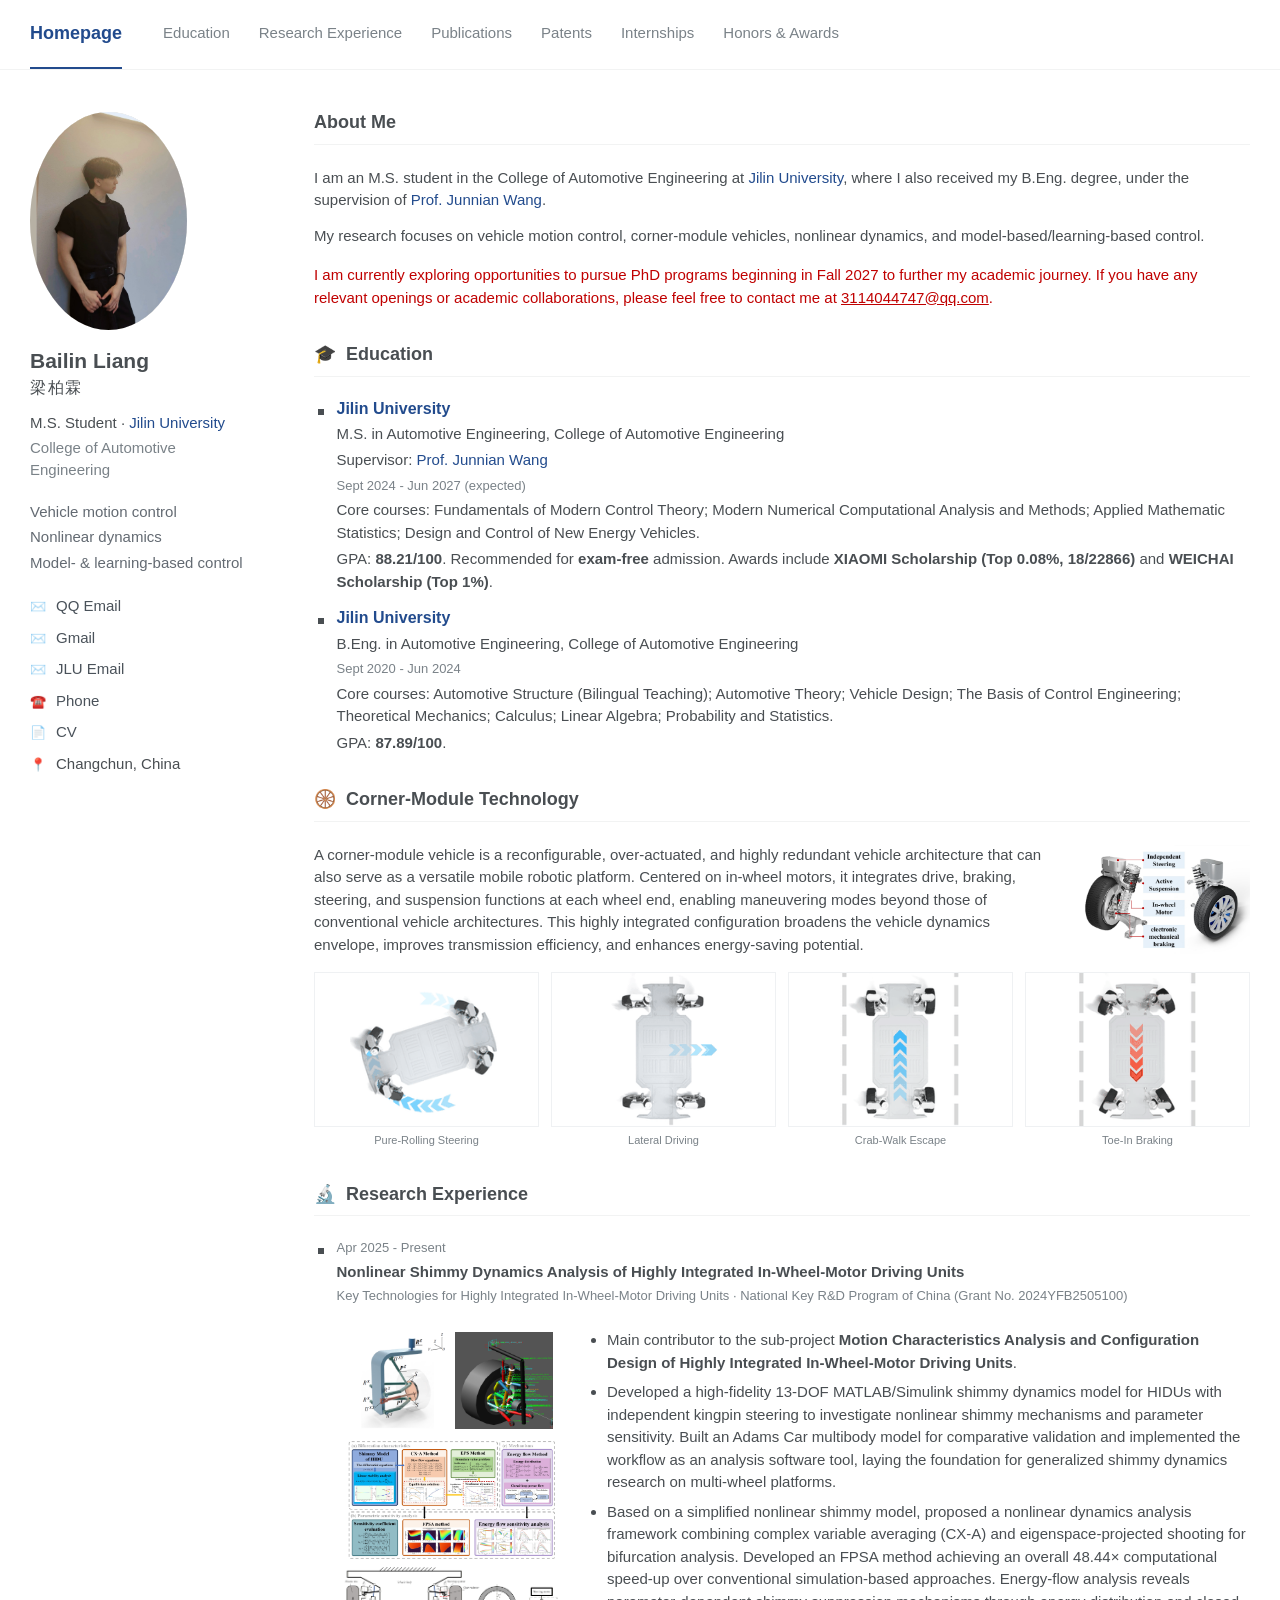
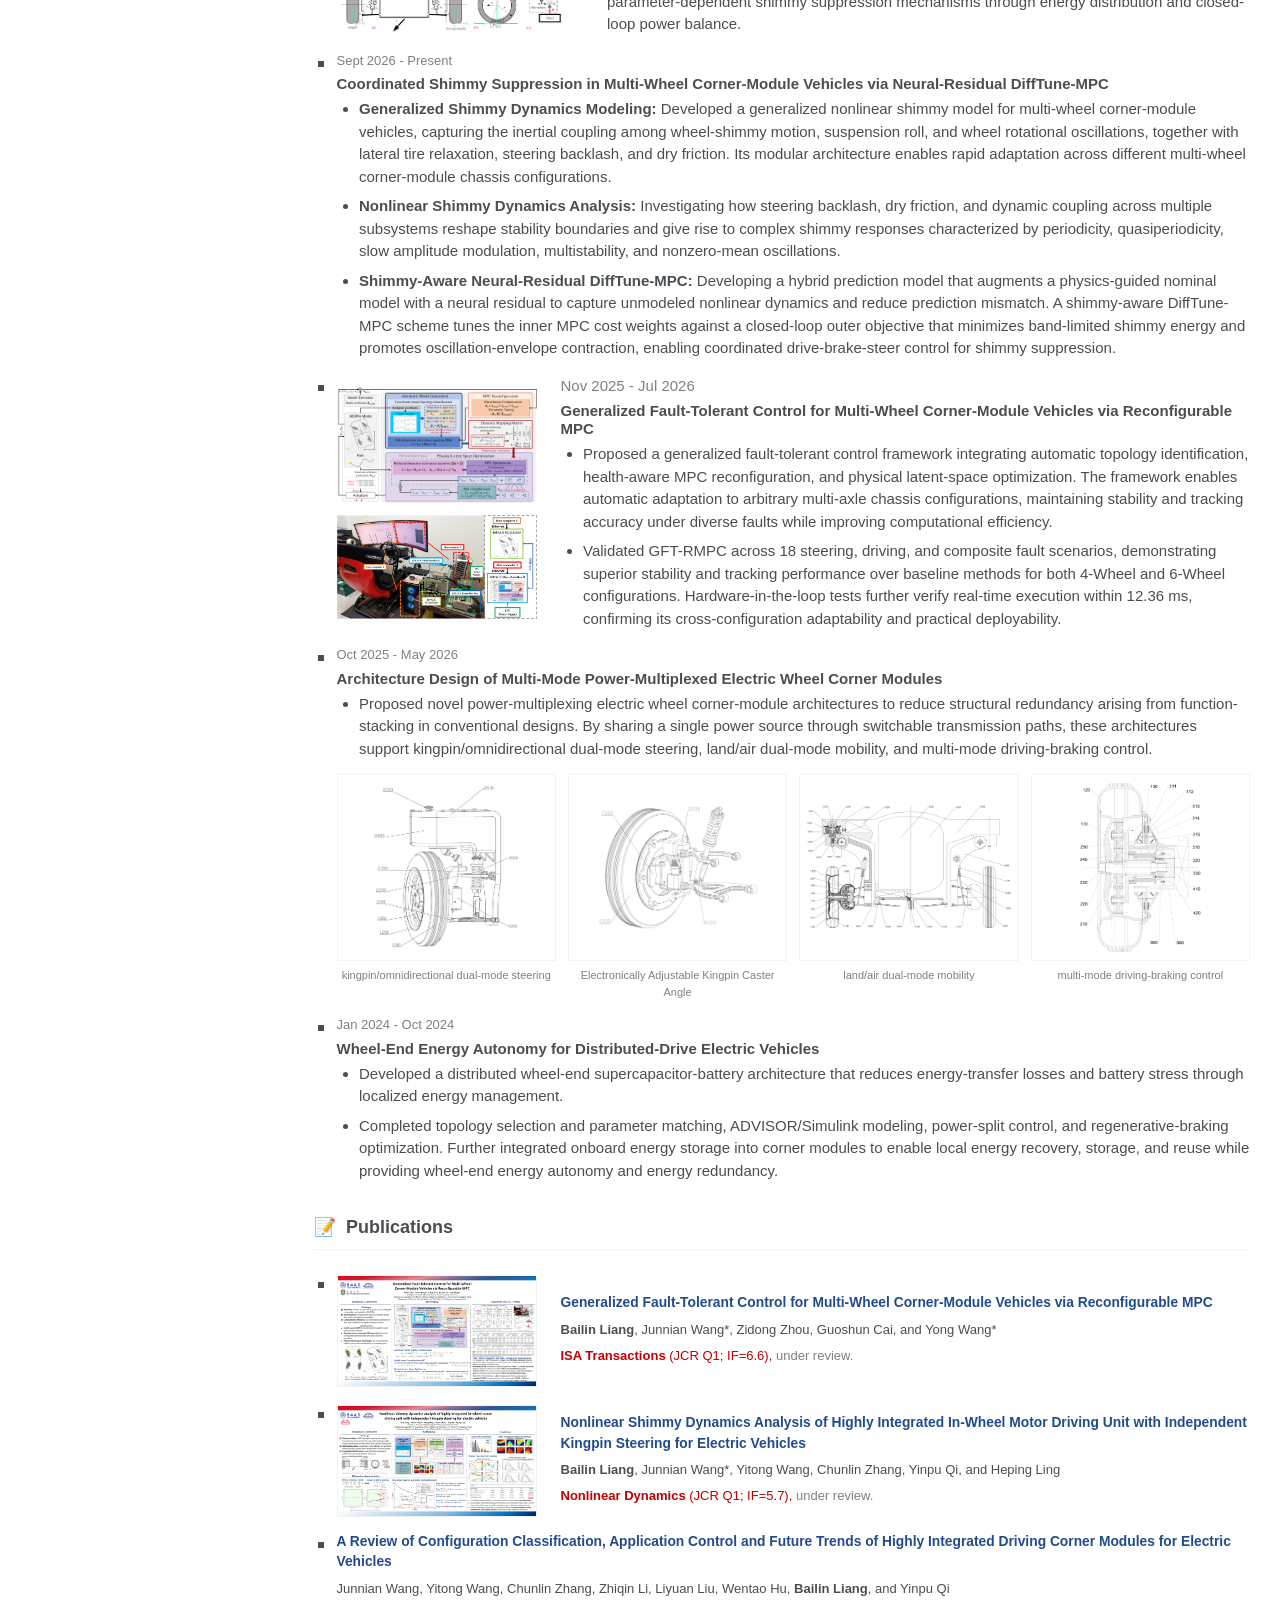
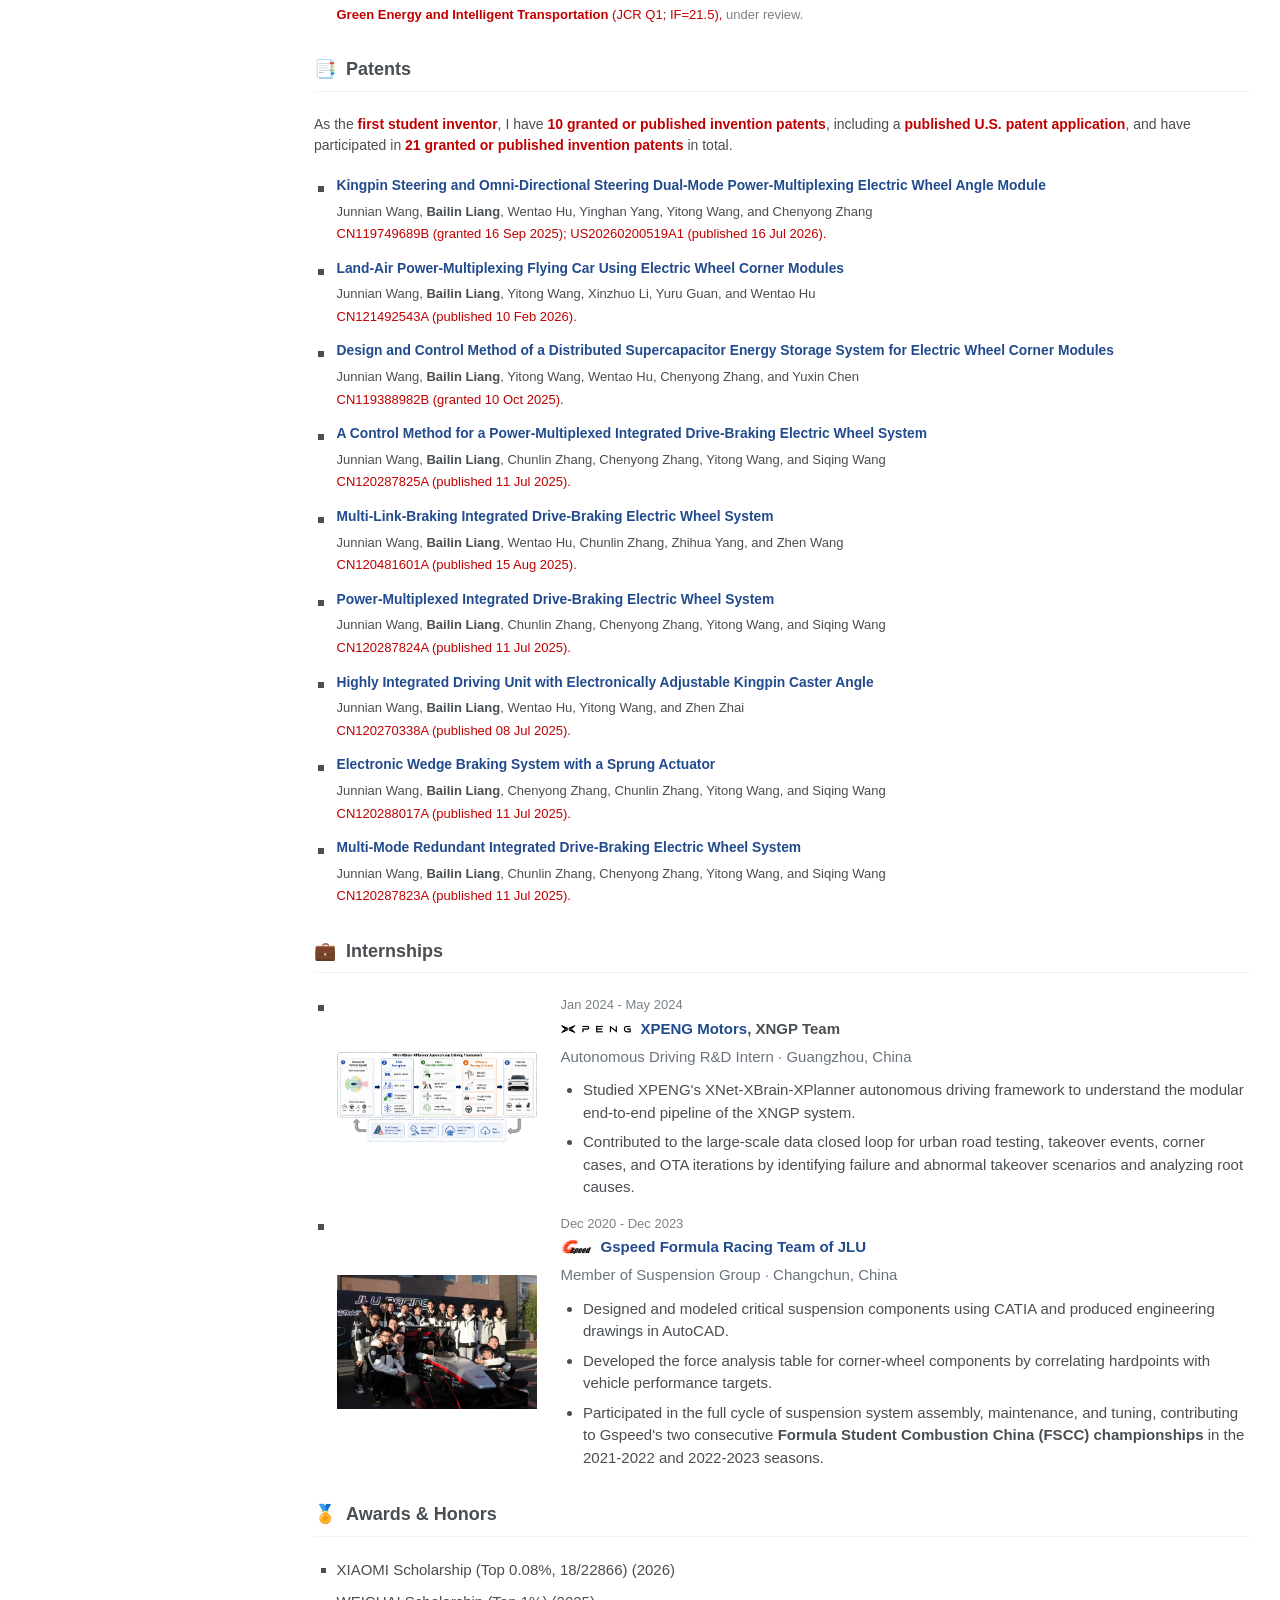
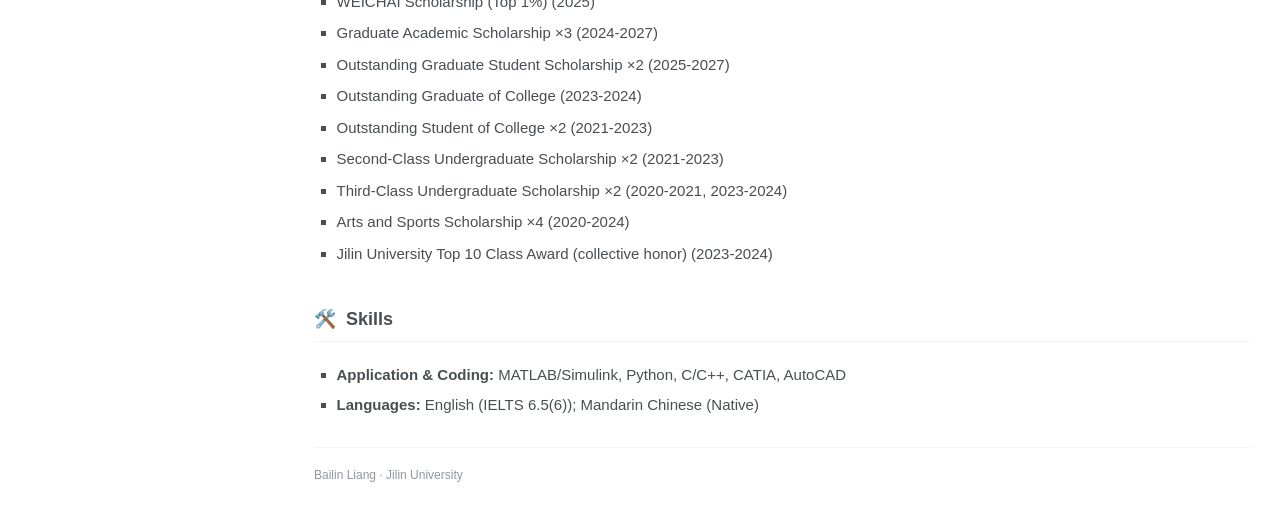
<file: index.html>
<!DOCTYPE html>
<html lang="en">
<head>
  <meta charset="utf-8">
  <meta name="description" content="Academic homepage of Bailin Liang">
  <meta name="keywords" content="Bailin Liang, Automotive Engineering, Electric Vehicle, Vehicle Dynamics, Corner Module, Nonlinear Dynamics, Jilin University">
  <meta name="viewport" content="width=device-width, initial-scale=1">
  <title>Bailin Liang | Research &amp; Publications</title>
  <link rel="stylesheet" type="text/css" href="stylesheet.css?v=spacing-20261030c">
</head>

<body>
  <header class="masthead">
    <nav class="top-nav" aria-label="Primary navigation">
      <a class="nav-home" href="#about">Homepage</a>
      <a href="#education">Education</a>
      <a href="#research">Research Experience</a>
      <a href="#publications">Publications</a>
      <a href="#patents">Patents</a>
      <a href="#experience">Internships</a>
      <a href="#awards">Honors <span class="ampersand">&amp;</span> Awards</a>
    </nav>
  </header>

  <main class="page-shell">
    <aside class="sidebar">
      <div class="profile-frame"><img class="profile-photo" src="photo/bailin-liang-portrait-casual-20261030.jpg" alt="Bailin Liang profile photo" data-image-slot="profile-photo"></div>

      <h1>Bailin Liang <span class="chinese-name">梁柏霖</span></h1>
      <p class="role">M.S. Student · <a href="https://www.jlu.edu.cn/" target="_blank" rel="noopener">Jilin University</a></p>
      <p class="affiliation">College of Automotive Engineering</p>

      <!-- <p class="focus">
        Focus on vehicle motion control, corner-module vehicle, and the integration of VLM/VLAs with model-based/learning-based control.
      </p> -->

      <p class="sidebar-interests">Vehicle motion control<br>Nonlinear dynamics<br>Model- <span class="ampersand">&amp;</span> learning-based control</p>
      <ul class="contact-list">
        <li><span class="contact-icon">✉️</span><a href="mailto:3114044747@qq.com">QQ Email</a></li>
        <li><span class="contact-icon">✉️</span><a href="mailto:bailinliang2001@gmail.com">Gmail</a></li>
        <li><span class="contact-icon">✉️</span><a href="mailto:liangbl24@jlu.edu.cn">JLU Email</a></li>
        <li><span class="contact-icon">☎️</span><a href="tel:+8618038756869">Phone</a></li>
        <li><span class="contact-icon">📄</span><a href="Bailin_Liang_CV.pdf?v=a768502533f5" target="_blank" rel="noopener">CV</a></li>
        <li><span class="contact-icon">📍</span>Changchun, China</li>
      </ul>
    </aside>

    <section class="content">
      <section id="about" class="intro-section">
        <h2>About Me</h2>
        <p>
          I am an M.S. student in the College of Automotive Engineering at <a href="https://www.jlu.edu.cn/" target="_blank" rel="noopener">Jilin University</a>,
          where I also received my B.Eng. degree, under the supervision of
          <a href="https://auto.jlu.edu.cn/info/1145/1429.htm" target="_blank" rel="noopener">Prof. Junnian Wang</a>.
        </p>
        <p>
          My research focuses on vehicle motion control, corner-module vehicles, nonlinear dynamics, and model-based/learning-based control.
        </p>
        <p class="phd-opportunity">
          I am currently exploring opportunities to pursue PhD programs beginning in Fall 2027 to further my academic journey. If you have any relevant openings or academic collaborations, please feel free to contact me at <a href="mailto:3114044747@qq.com">3114044747@qq.com</a>.
        </p>
      </section>

      <section id="education" class="section-block">
        <h2><span class="section-icon">🎓</span>Education</h2>

        <ul class="record-list">
        <li class="record-list-item">
        <div class="education-item">
          <h3><a href="https://www.jlu.edu.cn/" target="_blank" rel="noopener">Jilin University</a></h3>
          <p>M.S. in Automotive Engineering, College of Automotive Engineering</p>
          <p>Supervisor: <a href="https://auto.jlu.edu.cn/info/1145/1429.htm" target="_blank" rel="noopener">Prof. Junnian Wang</a></p>
          <p class="timeline-date">Sept 2024 - Jun 2027 (expected)</p>
          <p>Core courses: Fundamentals of Modern Control Theory; Modern Numerical Computational Analysis and Methods; Applied Mathematic Statistics; Design and Control of New Energy Vehicles.</p>
          <p>
            GPA: <strong>88.21/100</strong>. Recommended for <strong>exam-free</strong> admission. Awards include <strong>XIAOMI Scholarship (Top 0.08%, 18/22866)</strong> and <strong>WEICHAI Scholarship (Top 1%)</strong>.
          </p>
        </div>
        </li>
        <li class="record-list-item">
        <div class="education-item">
          <h3><a href="https://www.jlu.edu.cn/" target="_blank" rel="noopener">Jilin University</a></h3>
          <p>B.Eng. in Automotive Engineering, College of Automotive Engineering</p>
          <p class="timeline-date">Sept 2020 - Jun 2024</p>
          <p>Core courses: Automotive Structure (Bilingual Teaching); Automotive Theory; Vehicle Design; The Basis of Control Engineering; Theoretical Mechanics; Calculus; Linear Algebra; Probability and Statistics.</p>
          <p>
            GPA: <strong>87.89/100</strong>.
          </p>
        </div>
        </li>
        </ul>

      </section>

      <section id="corner-module" class="section-block corner-module-overview">
        <h2><span class="section-icon">🛞</span>Corner-Module Technology</h2>
        <div class="corner-module-summary">
          <p class="corner-module-intro">
            A corner-module vehicle is a reconfigurable, over-actuated, and highly redundant vehicle architecture that can also serve as a versatile mobile robotic platform. Centered on in-wheel motors, it integrates drive, braking, steering, and suspension functions at each wheel end, enabling maneuvering modes beyond those of conventional vehicle architectures. This highly integrated configuration broadens the vehicle dynamics envelope, improves transmission efficiency, and enhances energy-saving potential.
          </p>
          <img class="media-asset corner-module-static" src="photo/National Key R&amp;D Program of China.jpg" alt="Highly integrated corner module combining independent steering, active suspension, in-wheel drive, and electromechanical braking">
        </div>
        <div class="corner-module-motion-grid" aria-label="Corner-module maneuvering modes">
          <figure>
            <img src="photo/corner-module-pure-rolling.gif" alt="Corner-module vehicle performing pure-rolling steering" loading="lazy">
            <figcaption>Pure-Rolling Steering</figcaption>
          </figure>
          <figure>
            <img src="photo/corner-module-lateral-driving.gif" alt="Corner-module vehicle driving laterally" loading="lazy">
            <figcaption>Lateral Driving</figcaption>
          </figure>
          <figure>
            <img src="photo/corner-module-crab-walk.gif" alt="Corner-module vehicle performing a crab-walk escape maneuver" loading="lazy">
            <figcaption>Crab-Walk Escape</figcaption>
          </figure>
          <figure>
            <img src="photo/corner-module-toe-in-braking.gif" alt="Corner-module vehicle performing toe-in braking" loading="lazy">
            <figcaption>Toe-In Braking</figcaption>
          </figure>
        </div>
      </section>

      <section id="research" class="section-block">
        <h2><span class="section-icon">🔬</span>Research Experience</h2>

        <ul class="record-list">
        <li class="record-list-item">
        <article class="experience-item shimmy-detail" id="research-shimmy">
            <header class="experience-heading">
            <div class="timeline-date">Apr 2025 - Present</div>
            <h3>Nonlinear Shimmy Dynamics Analysis of Highly Integrated In-Wheel-Motor Driving Units</h3>
            <p class="role-line">Key Technologies for Highly Integrated In-Wheel-Motor Driving Units · National Key R<span class="ampersand">&amp;</span>D Program of China (Grant No. 2024YFB2505100)</p>
                      </header>
          <div class="experience-media shimmy-figure-group">
            <div class="model-figure-pair">
            <a href="photo/shimmy-kinematic-model.png" target="_blank" rel="noopener"><img class="media-asset" src="photo/shimmy-kinematic-model.png" alt="Kinematic schematic of the highly integrated in-wheel-motor driving unit"></a>
            <a href="photo/shimmy-adams-model.png" target="_blank" rel="noopener"><img class="media-asset" src="photo/shimmy-adams-model.png" alt="Adams multibody model of the highly integrated in-wheel-motor driving unit"></a>
                      </div>
            <div class="paper-figure-set" data-image-slot="paper-preview-shimmy">
            <img class="media-asset paper-figure-primary" src="photo/Nonlinear Shimmy Analysis of Highly Integrated In-Wheel Motor Driving Unit with Independent Kingpin Steering for Electric Vehicles1.jpg" alt="Nonlinear shimmy dynamics and bifurcation analysis">
            <img class="media-asset paper-figure-secondary" src="photo/Nonlinear Shimmy Analysis of Highly Integrated In-Wheel Motor Driving Unit with Independent Kingpin Steering for Electric Vehicles2.jpg" alt="Parameter sensitivity and energy-flow analysis of shimmy suppression">
                      </div>
          </div>
          <div class="experience-body">
            <ul class="experience-list">
              <li>Main contributor to the sub-project <strong>Motion Characteristics Analysis and Configuration Design of Highly Integrated In-Wheel-Motor Driving Units</strong>.</li>
              <li>Developed a high-fidelity 13-DOF MATLAB/Simulink shimmy dynamics model for HIDUs with independent kingpin steering to investigate nonlinear shimmy mechanisms and parameter sensitivity. Built an Adams Car multibody model for comparative validation and implemented the workflow as an analysis software tool, laying the foundation for generalized shimmy dynamics research on multi-wheel platforms.</li>
              <li>Based on a simplified nonlinear shimmy model, proposed a nonlinear dynamics analysis framework combining complex variable averaging (CX-A) and eigenspace-projected shooting for bifurcation analysis. Developed an FPSA method achieving an overall 48.44× computational speed-up over conventional simulation-based approaches. Energy-flow analysis reveals parameter-dependent shimmy suppression mechanisms through energy distribution and closed-loop power balance.</li>
            </ul>
          </div>
        </article>
        </li>
        <li class="record-list-item">
        <article class="experience-item text-only" id="research-coordinated">
          <div class="experience-body">
              <div class="timeline-date">Sept 2026 - Present</div>
              <h3>Coordinated Shimmy Suppression in Multi-Wheel Corner-Module Vehicles via Neural-Residual DiffTune-MPC</h3>
            <ul class="experience-list">
              <li><strong>Generalized Shimmy Dynamics Modeling:</strong> Developed a generalized nonlinear shimmy model for multi-wheel corner-module vehicles, capturing the inertial coupling among wheel-shimmy motion, suspension roll, and wheel rotational oscillations, together with lateral tire relaxation, steering backlash, and dry friction. Its modular architecture enables rapid adaptation across different multi-wheel corner-module chassis configurations.</li>
              <li><strong>Nonlinear Shimmy Dynamics Analysis:</strong> Investigating how steering backlash, dry friction, and dynamic coupling across multiple subsystems reshape stability boundaries and give rise to complex shimmy responses characterized by periodicity, quasiperiodicity, slow amplitude modulation, multistability, and nonzero-mean oscillations.</li>
              <li><strong>Shimmy-Aware Neural-Residual DiffTune-MPC:</strong> Developing a hybrid prediction model that augments a physics-guided nominal model with a neural residual to capture unmodeled nonlinear dynamics and reduce prediction mismatch. A shimmy-aware DiffTune-MPC scheme tunes the inner MPC cost weights against a closed-loop outer objective that minimizes band-limited shimmy energy and promotes oscillation-envelope contraction, enabling coordinated drive-brake-steer control for shimmy suppression.</li>
            </ul>
          </div>
        </article>
        </li>
        <li class="record-list-item">
        <article class="experience-item" id="research-gft-rmpc">
          <div class="experience-media paper-figure-set" data-image-slot="paper-preview">
            <a href="photo/gft-rmpc-strategy.png" target="_blank" rel="noopener" aria-label="Open the full GFT-RMPC strategy diagram">
              <img class="media-asset paper-figure-primary" src="photo/gft-rmpc-strategy.png" alt="GFT-RMPC strategy integrating automatic model generation, MPC reconfiguration, and physical latent-space optimization">
            </a>
            <img class="media-asset paper-figure-secondary" src="photo/Generalized Fault-Tolerant Control for Multi-Wheel Corner-Module Vehicles via Reconfigurable MPC2.jpg" alt="Hardware-in-the-loop validation platform for the GFT-RMPC framework">
          </div>
          <div class="experience-body">
            <p class="timeline-date">Nov 2025 - Jul 2026</p>
            <h3>Generalized Fault-Tolerant Control for Multi-Wheel Corner-Module Vehicles via Reconfigurable MPC</h3>
            <ul class="experience-list">
              <li>Proposed a generalized fault-tolerant control framework integrating automatic topology identification, health-aware MPC reconfiguration, and physical latent-space optimization. The framework enables automatic adaptation to arbitrary multi-axle chassis configurations, maintaining stability and tracking accuracy under diverse faults while improving computational efficiency.</li>
              <li>Validated GFT-RMPC across 18 steering, driving, and composite fault scenarios, demonstrating superior stability and tracking performance over baseline methods for both 4-Wheel and 6-Wheel configurations. Hardware-in-the-loop tests further verify real-time execution within 12.36 ms, confirming its cross-configuration adaptability and practical deployability.</li>
            </ul>
          </div>
        </article>
        </li>
        <li class="record-list-item">
        <article class="experience-item text-only architecture-preview" id="architecture-preview">
          <div class="experience-body">
            <div class="timeline-date">Oct 2025 - May 2026</div>
            <h3>Architecture Design of Multi-Mode Power-Multiplexed Electric Wheel Corner Modules</h3>
            <ul class="experience-list">
              <li>Proposed novel power-multiplexing electric wheel corner-module architectures to reduce structural redundancy arising from function-stacking in conventional designs. By sharing a single power source through switchable transmission paths, these architectures support kingpin/omnidirectional dual-mode steering, land/air dual-mode mobility, and multi-mode driving-braking control.</li>
            </ul>
          </div>
          <div class="architecture-gallery">
            <figure>
              <a href="photo/patent1.png" target="_blank" rel="noopener"><img src="photo/patent1.png" alt="Dual-mode steering corner module"></a>
              <figcaption>kingpin/omnidirectional dual-mode steering</figcaption>
            </figure>
            <figure>
              <a href="photo/caster-angle-axonometric.png" target="_blank" rel="noopener"><img src="photo/caster-angle-axonometric.png" alt="New corner-module axonometric drawing"></a>
              <figcaption>Electronically Adjustable Kingpin Caster Angle</figcaption>
            </figure>
            <figure>
              <a href="photo/patent2_web.jpg" target="_blank" rel="noopener"><img src="photo/patent2_web.jpg" alt="Land-air power-multiplexing flying car"></a>
              <figcaption>land/air dual-mode mobility</figcaption>
            </figure>
            <figure>
              <a href="photo/drive-brake-structure.png" target="_blank" rel="noopener"><img src="photo/drive-brake-structure.png" alt="New cross-sectional structure drawing"></a>
              <figcaption>multi-mode driving-braking control</figcaption>
            </figure>
          </div>
        </article>
        </li>
        <li class="record-list-item">
        <article class="experience-item text-only">
          <div class="experience-body">
            <div class="timeline-date">Jan 2024 - Oct 2024</div>
            <h3>Wheel-End Energy Autonomy for Distributed-Drive Electric Vehicles</h3>
            <ul class="experience-list">
              <li>Developed a distributed wheel-end supercapacitor-battery architecture that reduces energy-transfer losses and battery stress through localized energy management.</li>
              <li>Completed topology selection and parameter matching, ADVISOR/Simulink modeling, power-split control, and regenerative-braking optimization. Further integrated onboard energy storage into corner modules to enable local energy recovery, storage, and reuse while providing wheel-end energy autonomy and energy redundancy.</li>
            </ul>
          </div>
        </article>
        </li>
        <li class="record-list-item" hidden>
        <article class="experience-item text-only" hidden>
          <div class="experience-body">
              <h3>Certifiable Latent Interface for Multimodal Robot Control <span class="research-status">Research interest</span></h3>
              <p>
                Explore history-dependent latent state representations that retain task- and control-relevant information from multimodal observation histories while attenuating nuisance variations, perception noise, and irrelevant history. Develop latent-to-policy parameterizations with built-in closed-loop guarantees so that policies generated from admissible latent states remain feasible and safe when integrated with a stabilizing low-level controller and the physical plant. Explore online latent-space planning and reinforcement-learning-based policy optimization within certified admissible sets to improve task performance while preserving closed-loop guarantees.
              </p>
          </div>
        </article>
        </li>
        </ul>
      </section>

      <section id="publications" class="section-block">
        <h2><span class="section-icon">📝</span>Publications</h2>

        <ul class="record-list">
        <li class="record-list-item">
        <article class="publication-item" data-paper="gft-rmpc">
          <a class="publication-media" href="photo/gft-rmpc-paper-poster.webp" target="_blank" rel="noopener" aria-label="Open full-size GFT-RMPC paper poster">
            <img class="media-asset" src="photo/gft-rmpc-paper-poster.webp" alt="GFT-RMPC paper poster" loading="lazy" width="2551" height="1417">
          </a>
          <div class="publication-body">
            <h3>Generalized Fault-Tolerant Control for Multi-Wheel Corner-Module Vehicles via Reconfigurable MPC</h3>
            <p><strong>Bailin Liang</strong>, Junnian Wang*, Zidong Zhou, Guoshun Cai, and Yong Wang*</p>
            <p class="paper-venue">
              <strong>ISA Transactions</strong> (JCR Q1; IF=6.6), <span class="paper-status">under review.</span>
            </p>

          </div>
        </article>
        </li>
        <li class="record-list-item">
        <article class="publication-item" data-paper="shimmy">
          <a class="publication-media" href="photo/shimmy-paper-poster.webp" target="_blank" rel="noopener" aria-label="Open full-size Nonlinear shimmy dynamics paper poster">
            <img class="media-asset" src="photo/shimmy-paper-poster.webp" alt="Nonlinear shimmy dynamics paper poster" loading="lazy" width="2551" height="1417">
          </a>
          <div class="publication-body">
            <h3>Nonlinear Shimmy Dynamics Analysis of Highly Integrated In-Wheel Motor Driving Unit with Independent Kingpin Steering for Electric Vehicles</h3>
            <p><strong>Bailin Liang</strong>, Junnian Wang*, Yitong Wang, Chunlin Zhang, Yinpu Qi, and Heping Ling</p>
            <p class="paper-venue">
              <strong>Nonlinear Dynamics</strong> (JCR Q1; IF=5.7), <span class="paper-status">under review.</span>
            </p>

          </div>
        </article>
        </li>
        <li class="record-list-item">
        <article class="publication-item text-only">
          <div class="publication-body">
            <h3>A Review of Configuration Classification, Application Control and Future Trends of Highly Integrated Driving Corner Modules for Electric Vehicles</h3>
            <p>Junnian Wang, Yitong Wang, Chunlin Zhang, Zhiqin Li, Liyuan Liu, Wentao Hu, <strong>Bailin Liang</strong>, and Yinpu Qi</p>
            <p class="paper-venue">
              <strong>Green Energy and Intelligent Transportation</strong> (JCR Q1; IF=21.5), <span class="paper-status">under review.</span>
            </p>
          </div>
        </article>
        </li>
        </ul>

      </section>

      <section id="patents" class="section-block">
        <h2><span class="section-icon">📑</span>Patents</h2>
        <p class="patent-highlight">As the <strong>first student inventor</strong>, I have <strong>10 granted or published invention patents</strong>, including a <strong>published U.S. patent application</strong>, and have participated in <strong>21 granted or published invention patents</strong> in total.</p>

        <ul class="record-list">
        <li class="record-list-item">
        <article class="publication-item text-only patent-entry">
          <div class="publication-body">
            <h3>Kingpin Steering and Omni-Directional Steering Dual-Mode Power-Multiplexing Electric Wheel Angle Module</h3>
            <p class="inventor-list">Junnian Wang, <strong>Bailin Liang</strong>, Wentao Hu, Yinghan Yang, Yitong Wang, and Chenyong Zhang</p>
            <p class="patent-metadata"><a href="https://patents.google.com/patent/CN119749689B/en" target="_blank" rel="noopener">CN119749689B</a> (granted 16 Sep 2025); <a href="https://patents.google.com/patent/US20260200519A1/en" target="_blank" rel="noopener">US20260200519A1</a> (published 16 Jul 2026).</p>
          </div>
        </article>
        </li>
        <li class="record-list-item">
        <article class="publication-item text-only patent-entry">
          <div class="publication-body">
            <h3>Land-Air Power-Multiplexing Flying Car Using Electric Wheel Corner Modules</h3>
            <p class="inventor-list">Junnian Wang, <strong>Bailin Liang</strong>, Yitong Wang, Xinzhuo Li, Yuru Guan, and Wentao Hu</p>
            <p class="patent-metadata"><a href="https://patents.google.com/patent/CN121492543A/en" target="_blank" rel="noopener">CN121492543A</a> (published 10 Feb 2026).</p>
          </div>
        </article>
        </li>
        <li class="record-list-item">
        <article class="publication-item text-only patent-entry">
          <div class="publication-body">
            <h3>Design and Control Method of a Distributed Supercapacitor Energy Storage System for Electric Wheel Corner Modules</h3>
            <p class="inventor-list">Junnian Wang, <strong>Bailin Liang</strong>, Yitong Wang, Wentao Hu, Chenyong Zhang, and Yuxin Chen</p>
            <p class="patent-metadata"><a href="https://patents.google.com/patent/CN119388982B/en" target="_blank" rel="noopener">CN119388982B</a> (granted 10 Oct 2025).</p>
          </div>
        </article>
        </li>
        <li class="record-list-item">
        <article class="publication-item text-only patent-entry">
          <div class="publication-body">
            <h3>A Control Method for a Power-Multiplexed Integrated Drive-Braking Electric Wheel System</h3>
            <p class="inventor-list">Junnian Wang, <strong>Bailin Liang</strong>, Chunlin Zhang, Chenyong Zhang, Yitong Wang, and Siqing Wang</p>
            <p class="patent-metadata"><a href="https://patents.google.com/patent/CN120287825A/en" target="_blank" rel="noopener">CN120287825A</a> (published 11 Jul 2025).</p>
          </div>
        </article>
        </li>
        <li class="record-list-item">
        <article class="publication-item text-only patent-entry">
          <div class="publication-body">
            <h3>Multi-Link-Braking Integrated Drive-Braking Electric Wheel System</h3>
            <p class="inventor-list">Junnian Wang, <strong>Bailin Liang</strong>, Wentao Hu, Chunlin Zhang, Zhihua Yang, and Zhen Wang</p>
            <p class="patent-metadata"><a href="https://patents.google.com/patent/CN120481601A/en" target="_blank" rel="noopener">CN120481601A</a> (published 15 Aug 2025).</p>
          </div>
        </article>
        </li>
        <li class="record-list-item">
        <article class="publication-item text-only patent-entry">
          <div class="publication-body">
            <h3>Power-Multiplexed Integrated Drive-Braking Electric Wheel System</h3>
            <p class="inventor-list">Junnian Wang, <strong>Bailin Liang</strong>, Chunlin Zhang, Chenyong Zhang, Yitong Wang, and Siqing Wang</p>
            <p class="patent-metadata"><a href="https://patents.google.com/patent/CN120287824A/en" target="_blank" rel="noopener">CN120287824A</a> (published 11 Jul 2025).</p>
          </div>
        </article>
        </li>
        <li class="record-list-item">
        <article class="publication-item text-only patent-entry">
          <div class="publication-body">
            <h3>Highly Integrated Driving Unit with Electronically Adjustable Kingpin Caster Angle</h3>
            <p class="inventor-list">Junnian Wang, <strong>Bailin Liang</strong>, Wentao Hu, Yitong Wang, and Zhen Zhai</p>
            <p class="patent-metadata"><a href="https://patents.google.com/patent/CN120270338A/en" target="_blank" rel="noopener">CN120270338A</a> (published 08 Jul 2025).</p>
          </div>
        </article>
        </li>
        <li class="record-list-item">
        <article class="publication-item text-only patent-entry">
          <div class="publication-body">
            <h3>Electronic Wedge Braking System with a Sprung Actuator</h3>
            <p class="inventor-list">Junnian Wang, <strong>Bailin Liang</strong>, Chenyong Zhang, Chunlin Zhang, Yitong Wang, and Siqing Wang</p>
            <p class="patent-metadata"><a href="https://patents.google.com/patent/CN120288017A/en" target="_blank" rel="noopener">CN120288017A</a> (published 11 Jul 2025).</p>
          </div>
        </article>
        </li>
        <li class="record-list-item">
        <article class="publication-item text-only patent-entry">
          <div class="publication-body">
            <h3>Multi-Mode Redundant Integrated Drive-Braking Electric Wheel System</h3>
            <p class="inventor-list">Junnian Wang, <strong>Bailin Liang</strong>, Chunlin Zhang, Chenyong Zhang, Yitong Wang, and Siqing Wang</p>
            <p class="patent-metadata"><a href="https://patents.google.com/patent/CN120287823A/en" target="_blank" rel="noopener">CN120287823A</a> (published 11 Jul 2025).</p>
          </div>
        </article>
        </li>
        </ul>
      </section>

      <section id="experience" class="section-block">
        <h2><span class="section-icon">💼</span>Internships</h2>

        <ul class="record-list">
        <li class="record-list-item">
        <article class="experience-item" id="internship-xpeng">
          <a class="experience-media" href="photo/xpeng-xngp-framework.png" target="_blank" rel="noopener"><img class="media-asset" src="photo/xpeng-xngp-framework.png" alt="XPENG XNet-XBrain-XPlanner pipeline and data feedback loop"></a>
          <div class="experience-body">
            <div class="timeline-date">Jan 2024 - May 2024</div>
            <h3 class="organization-heading"><svg class="organization-mark xpeng-mark" viewBox="56 271 1088 129" role="img" aria-label="XPENG logo"><image href="photo/xpeng-logo.png" width="1200" height="674"/></svg><span><a href="https://www.xpeng.com/" target="_blank" rel="noopener">XPENG Motors</a>, XNGP Team</span></h3>
            <p class="role-line">Autonomous Driving R<span class="ampersand">&amp;</span>D Intern · Guangzhou, China</p>
            <ul class="experience-list">
              <li>Studied XPENG's XNet-XBrain-XPlanner autonomous driving framework to understand the modular end-to-end pipeline of the XNGP system.</li>
              <li>Contributed to the large-scale data closed loop for urban road testing, takeover events, corner cases, and OTA iterations by identifying failure and abnormal takeover scenarios and analyzing root causes.</li>
            </ul>
          </div>
        </article>
        </li>
        <li class="record-list-item">
        <article class="experience-item">
          <img class="experience-media media-asset" src="photo/Gspeed Formula Racing Team of JLU.jpg" alt="Gspeed Formula Racing Team of JLU" data-image-slot="formula-student">
          <div class="experience-body">
            <div class="timeline-date">Dec 2020 - Dec 2023</div>
            <h3 class="organization-heading"><svg class="organization-mark gspeed-mark" viewBox="20 108 608 276" role="img" aria-label="Gspeed logo"><image href="photo/gspeed-logo.png" width="640" height="480"/></svg><a href="http://www.jluracing.com/" target="_blank" rel="noopener">Gspeed Formula Racing Team of JLU</a></h3>
            <p class="role-line">Member of Suspension Group · Changchun, China</p>
            <ul class="experience-list">
              <li>Designed and modeled critical suspension components using CATIA and produced engineering drawings in AutoCAD.</li>
              <li>Developed the force analysis table for corner-wheel components by correlating hardpoints with vehicle performance targets.</li>
              <li>Participated in the full cycle of suspension system assembly, maintenance, and tuning, contributing to Gspeed's two consecutive <strong>Formula Student Combustion China (FSCC) championships</strong> in the 2021-2022 and 2022-2023 seasons.</li>
            </ul>
          </div>
        </article>
        </li>
        </ul>
      </section>

      <section id="awards" class="section-block">
        <h2><span class="section-icon">🏅</span>Awards <span class="ampersand">&amp;</span> Honors</h2>
        <ul class="experience-list">
          <li>XIAOMI Scholarship (Top 0.08%, 18/22866) (2026)</li>
          <li>WEICHAI Scholarship (Top 1%) (2025)</li>
          <li>Graduate Academic Scholarship ×3 (2024-2027)</li>
          <li>Outstanding Graduate Student Scholarship ×2 (2025-2027)</li>
          <li>Outstanding Graduate of College (2023-2024)</li>
          <li>Outstanding Student of College ×2 (2021-2023)</li>
          <li>Second-Class Undergraduate Scholarship ×2 (2021-2023)</li>
          <li>Third-Class Undergraduate Scholarship ×2 (2020-2021, 2023-2024)</li>
          <li>Arts and Sports Scholarship ×4 (2020-2024)</li>
          <li>Jilin University Top 10 Class Award (collective honor) (2023-2024)</li>
        </ul>
      </section>

      <section id="skills" class="section-block">
        <h2><span class="section-icon">🛠️</span>Skills</h2>
        <ul class="skill-grid">
          <li><strong>Application <span class="ampersand">&amp;</span> Coding:</strong> MATLAB/Simulink, Python, C/C++, CATIA, AutoCAD</li>
          <li><strong>Languages:</strong> English (IELTS 6.5(6)); Mandarin Chinese (Native)</li>
        </ul>
      </section>

      <footer class="site-footer">Bailin Liang · Jilin University</footer>
    </section>
  </main>
  <script src="site.js?v=release-20261030"></script>
</body>
</html>
<!-- Homepage release: approved research layout and portrait, 2026-10-30 -->

<!-- GitHub Pages deployment refresh: approved homepage 2026-10-30 -->
</file>
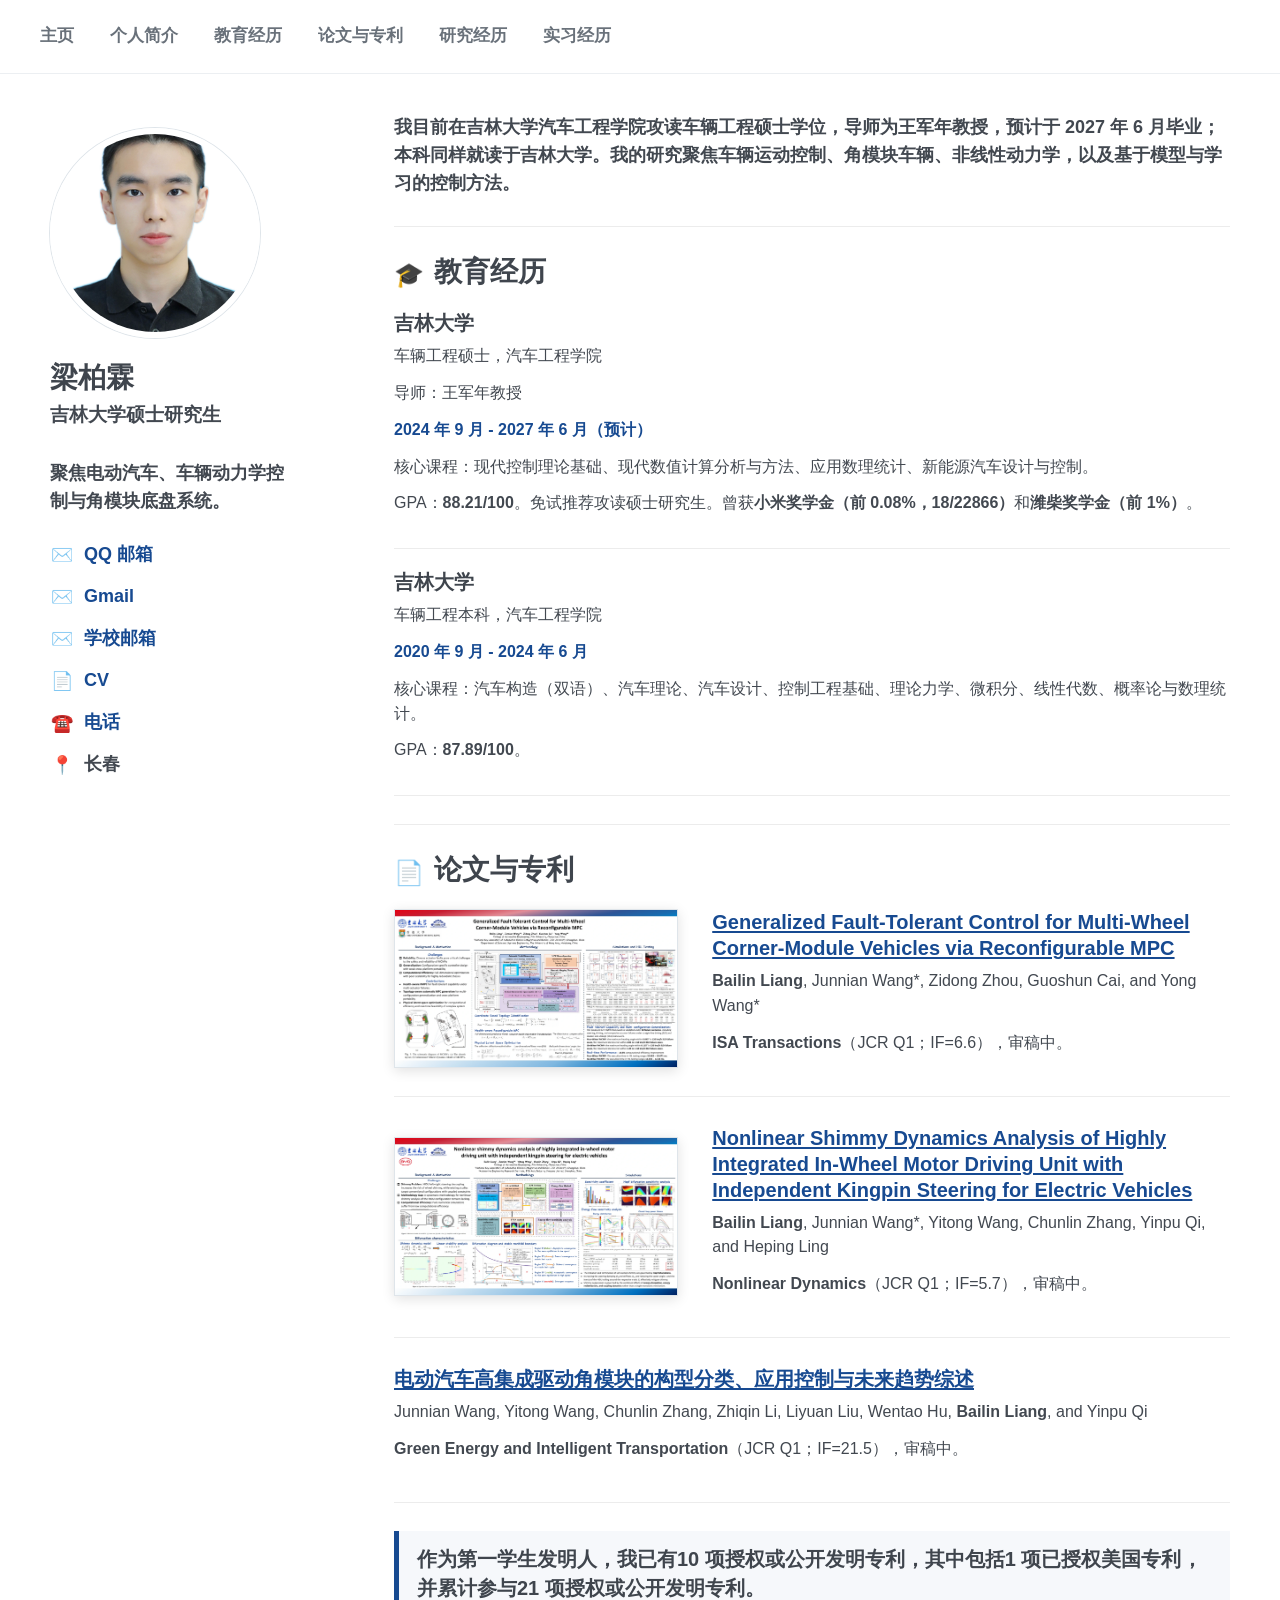
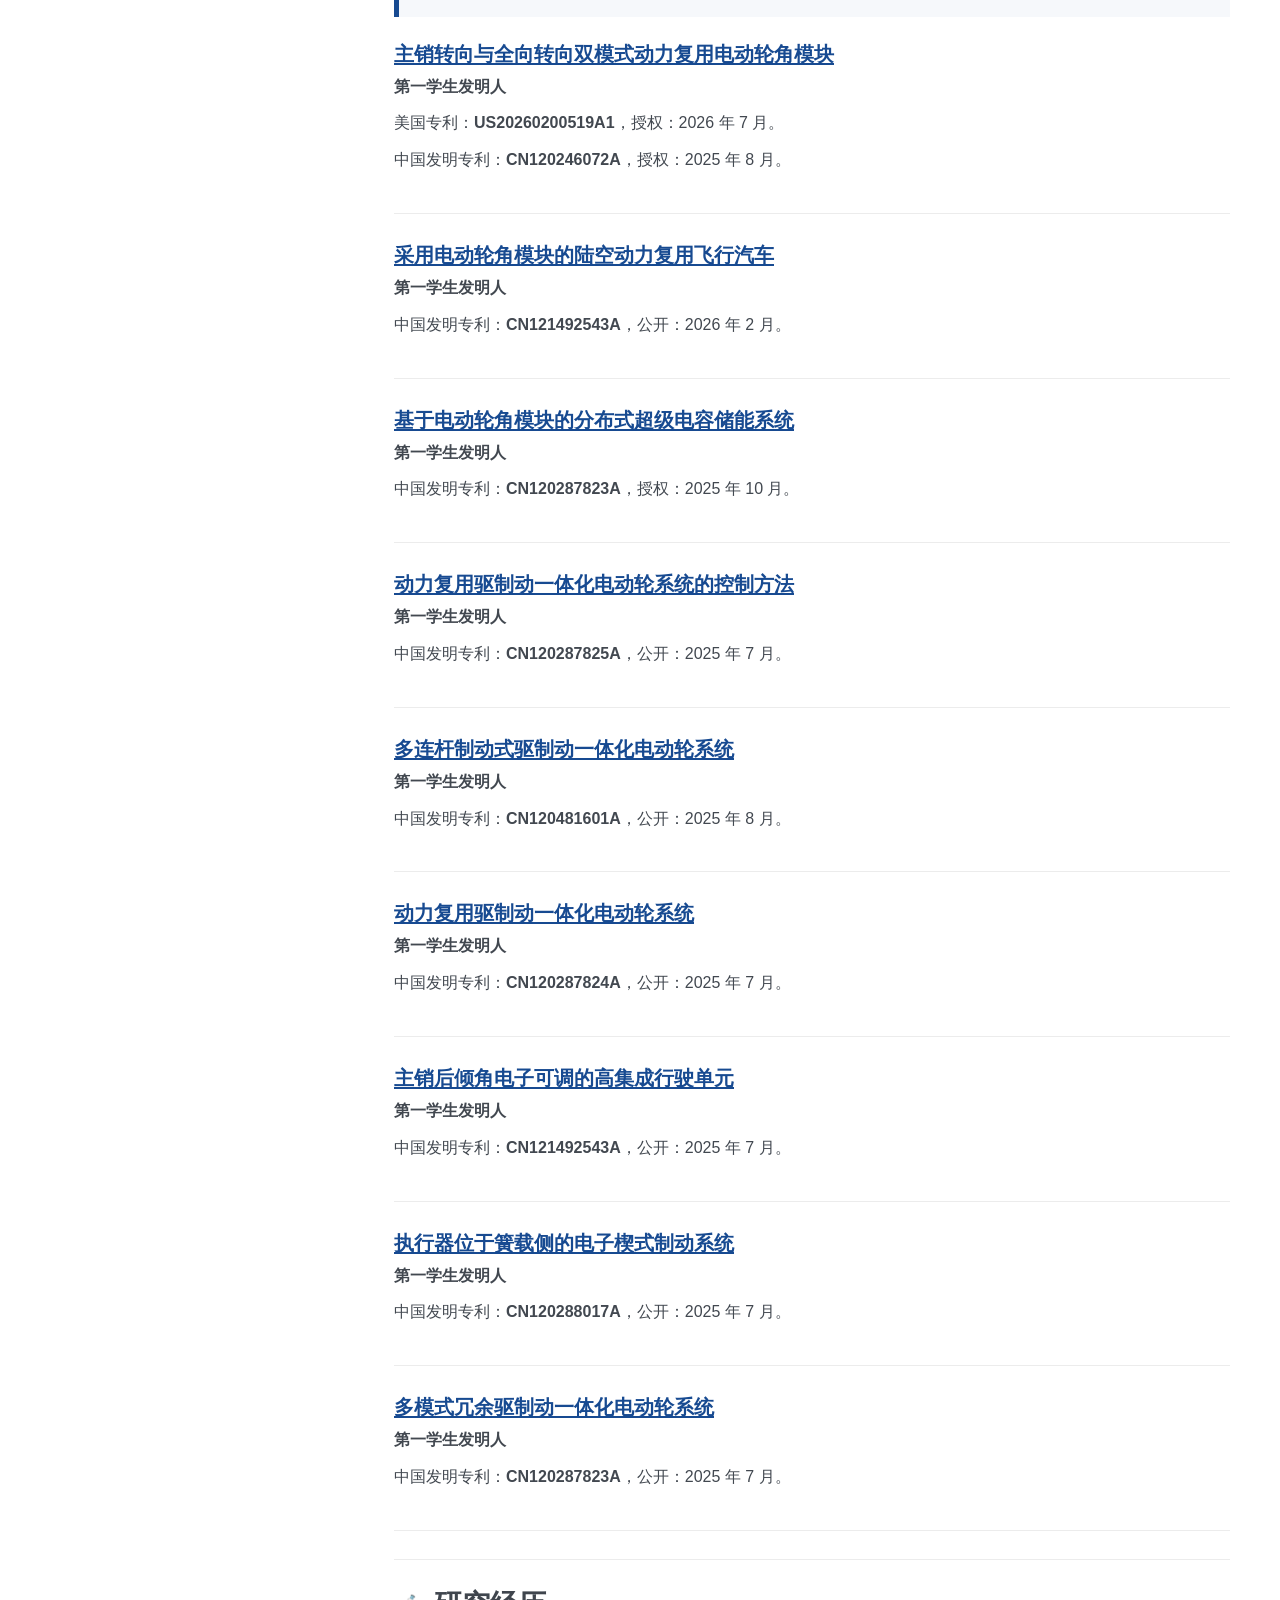
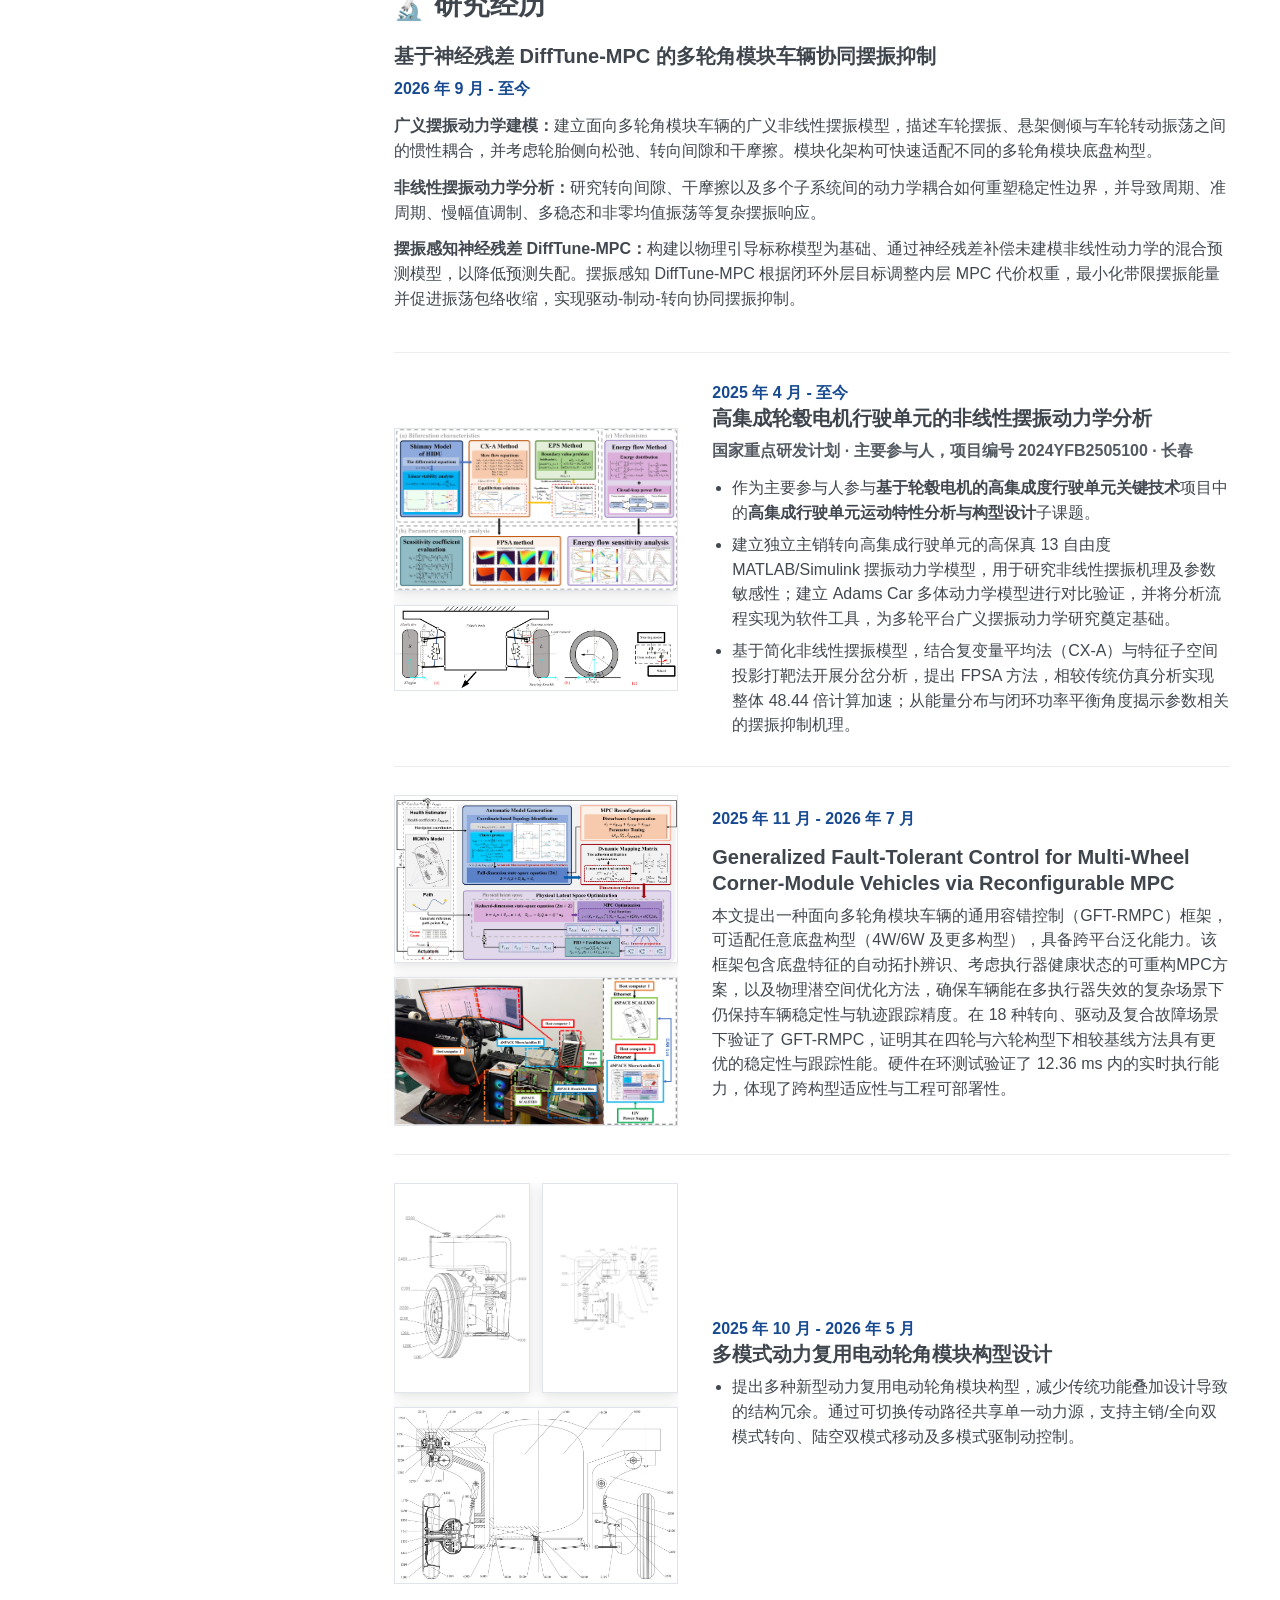
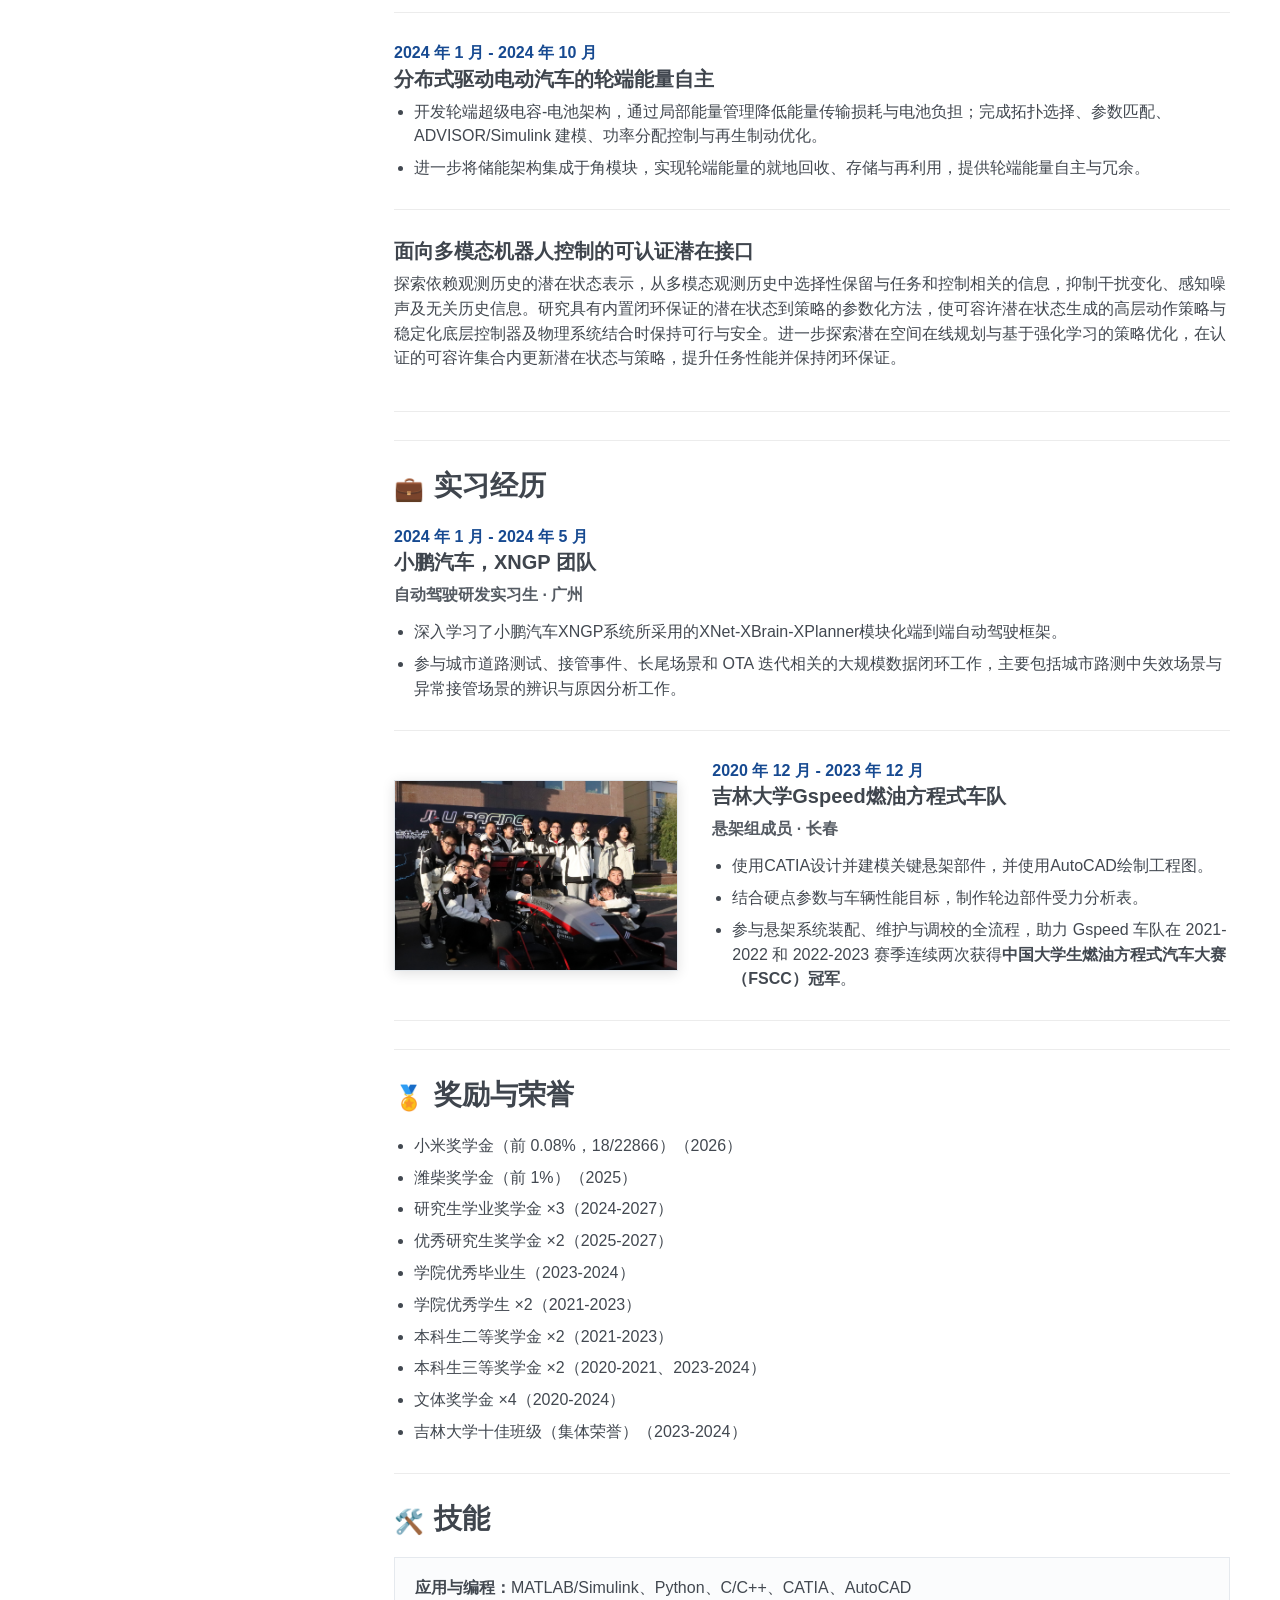
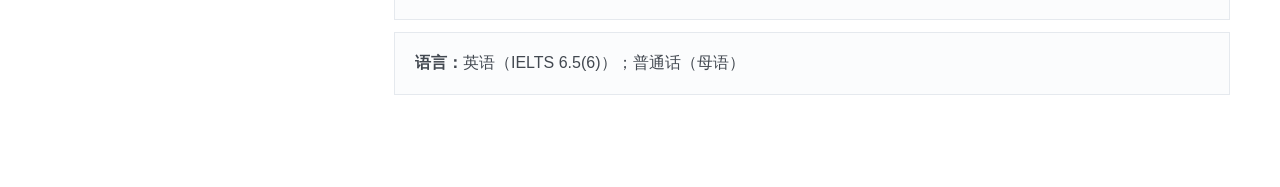
<file: index_zh.html>
<!DOCTYPE html>
<html lang="zh-CN">
<head>
  <meta charset="utf-8">
  <meta name="description" content="Bailin Liang 的中文学术简历">
  <meta name="keywords" content="梁柏霖, 吉林大学, 车辆工程, 电动汽车, 车辆动力学, 角模块, 运动控制">
  <meta name="viewport" content="width=device-width, initial-scale=1">
  <title>梁柏霖 - 中文简历</title>
  <link rel="stylesheet" type="text/css" href="stylesheet-legacy.css?v=20261030">
</head>

<body>
  <nav class="top-nav" aria-label="主导航">
    <a class="nav-home" href="#">主页</a>
    <a href="#about">个人简介</a>
    <a href="#education">教育经历</a>
    <a href="#publications">论文与专利</a>
    <a href="#research">研究经历</a>
    <a href="#experience">实习经历</a>
  </nav>

  <main class="page-shell">
    <aside class="sidebar">
      <img class="profile-photo" src="photo/bailin_liang.png" alt="Bailin Liang 个人照片" data-image-slot="profile-photo">

      <h1>梁柏霖</h1>
      <p class="role">吉林大学硕士研究生</p>

      <p class="focus">
        聚焦电动汽车、车辆动力学控制与角模块底盘系统。
      </p>

      <ul class="contact-list">
        <li><span class="contact-icon">&#9993;&#65039;</span><a href="mailto:3114044747@qq.com">QQ 邮箱</a></li>
        <li><span class="contact-icon">&#9993;&#65039;</span><a href="mailto:bailinliang2001@gmail.com">Gmail</a></li>
        <li><span class="contact-icon">&#9993;&#65039;</span><a href="mailto:liangbl24@jlu.edu.cn">学校邮箱</a></li>
        <li><span class="contact-icon">&#128196;</span><a href="Bailin_Liang_CV.pdf?v=a768502533f5" target="_blank" rel="noopener">CV</a></li>
        <li><span class="contact-icon">&#9742;&#65039;</span><a href="tel:+8618038756869">电话</a></li>
        <li><span class="contact-icon">&#128205;</span>长春</li>
      </ul>
    </aside>

    <section class="content">
      <section id="about" class="intro-section">
        <p>
          我目前在吉林大学汽车工程学院攻读车辆工程硕士学位，导师为王军年教授，预计于 2027 年 6 月毕业；本科同样就读于吉林大学。我的研究聚焦车辆运动控制、角模块车辆、非线性动力学，以及基于模型与学习的控制方法。
        </p>
      </section>

      <section id="education" class="section-block">
        <h2><span class="section-icon">&#127891;</span>教育经历</h2>

        <div class="education-item">
          <h3>吉林大学</h3>
          <p>车辆工程硕士，汽车工程学院</p>
          <p>导师：王军年教授</p>
          <p class="timeline-date">2024 年 9 月 - 2027 年 6 月（预计）</p>
          <p>核心课程：现代控制理论基础、现代数值计算分析与方法、应用数理统计、新能源汽车设计与控制。</p>
          <p>
            GPA：<strong>88.21/100</strong>。免试推荐攻读硕士研究生。曾获<strong>小米奖学金（前 0.08%，18/22866）</strong>和<strong>潍柴奖学金（前 1%）</strong>。
          </p>
        </div>

        <div class="education-item">
          <h3>吉林大学</h3>
          <p>车辆工程本科，汽车工程学院</p>
          <p class="timeline-date">2020 年 9 月 - 2024 年 6 月</p>
          <p>核心课程：汽车构造（双语）、汽车理论、汽车设计、控制工程基础、理论力学、微积分、线性代数、概率论与数理统计。</p>
          <p>
            GPA：<strong>87.89/100</strong>。
          </p>
        </div>
      </section>

      <section id="publications" class="section-block">
        <h2><span class="section-icon">&#128196;</span>论文与专利</h2>

        <article class="publication-item" data-paper="gft-rmpc">
          <a class="publication-media" href="photo/gft-rmpc-paper-poster.webp" target="_blank" rel="noopener" aria-label="Open full-size GFT-RMPC paper poster">
            <img class="media-asset" src="photo/gft-rmpc-paper-poster.webp" alt="GFT-RMPC paper poster" loading="lazy" width="2551" height="1417">
          </a>
          <div class="publication-body">
            <h3>Generalized Fault-Tolerant Control for Multi-Wheel Corner-Module Vehicles via Reconfigurable MPC</h3>
            <p><strong>Bailin Liang</strong>, Junnian Wang*, Zidong Zhou, Guoshun Cai, and Yong Wang*</p>
            <p>
              <strong>ISA Transactions</strong>（JCR Q1；IF=6.6），审稿中。
            </p>

          </div>
        </article>

        <article class="publication-item" data-paper="shimmy">
          <a class="publication-media" href="photo/shimmy-paper-poster.webp" target="_blank" rel="noopener" aria-label="Open full-size Nonlinear shimmy dynamics paper poster">
            <img class="media-asset" src="photo/shimmy-paper-poster.webp" alt="Nonlinear shimmy dynamics paper poster" loading="lazy" width="2551" height="1417">
          </a>
          <div class="publication-body">
            <h3>Nonlinear Shimmy Dynamics Analysis of Highly Integrated In-Wheel Motor Driving Unit with Independent Kingpin Steering for Electric Vehicles</h3>
            <p><strong>Bailin Liang</strong>, Junnian Wang*, Yitong Wang, Chunlin Zhang, Yinpu Qi, and Heping Ling</p>
            <p>
              <strong>Nonlinear Dynamics</strong>（JCR Q1；IF=5.7），审稿中。
            </p>

          </div>
        </article>

        <article class="publication-item text-only">
          <div class="publication-body">
            <h3>电动汽车高集成驱动角模块的构型分类、应用控制与未来趋势综述</h3>
            <p>Junnian Wang, Yitong Wang, Chunlin Zhang, Zhiqin Li, Liyuan Liu, Wentao Hu, <strong>Bailin Liang</strong>, and Yinpu Qi</p>
            <p>
              <strong>Green Energy and Intelligent Transportation</strong>（JCR Q1；IF=21.5），审稿中。
            </p>
          </div>
        </article>

        <p class="patent-highlight">
          作为<strong>第一学生发明人</strong>，我已有<strong>10 项授权或公开发明专利</strong>，其中包括<strong>1 项已授权美国专利</strong>，
          并累计参与<strong>21 项授权或公开发明专利</strong>。
        </p>

        <article class="publication-item text-only">
          <div class="publication-body">
            <h3>主销转向与全向转向双模式动力复用电动轮角模块</h3>
            <p><strong>第一学生发明人</strong></p>
            <p>美国专利：<strong>US20260200519A1</strong>，授权：2026 年 7 月。</p>
            <p>中国发明专利：<strong>CN120246072A</strong>，授权：2025 年 8 月。</p>
          </div>
        </article>

        <article class="publication-item text-only">
          <div class="publication-body">
            <h3>采用电动轮角模块的陆空动力复用飞行汽车</h3>
            <p><strong>第一学生发明人</strong></p>
            <p>中国发明专利：<strong>CN121492543A</strong>，公开：2026 年 2 月。</p>
          </div>
        </article>
        <article class="publication-item text-only">
          <div class="publication-body">
            <h3>基于电动轮角模块的分布式超级电容储能系统</h3>
            <p><strong>第一学生发明人</strong></p>
            <p>中国发明专利：<strong>CN120287823A</strong>，授权：2025 年 10 月。</p>
          </div>
        </article>

        <article class="publication-item text-only">
          <div class="publication-body">
            <h3>动力复用驱制动一体化电动轮系统的控制方法</h3>
            <p><strong>第一学生发明人</strong></p>
            <p>中国发明专利：<strong>CN120287825A</strong>，公开：2025 年 7 月。</p>
          </div>
        </article>

        <article class="publication-item text-only">
          <div class="publication-body">
            <h3>多连杆制动式驱制动一体化电动轮系统</h3>
            <p><strong>第一学生发明人</strong></p>
            <p>中国发明专利：<strong>CN120481601A</strong>，公开：2025 年 8 月。</p>
          </div>
        </article>

        <article class="publication-item text-only">
          <div class="publication-body">
            <h3>动力复用驱制动一体化电动轮系统</h3>
            <p><strong>第一学生发明人</strong></p>
            <p>中国发明专利：<strong>CN120287824A</strong>，公开：2025 年 7 月。</p>
          </div>
        </article>

        <article class="publication-item text-only">
          <div class="publication-body">
            <h3>主销后倾角电子可调的高集成行驶单元</h3>
            <p><strong>第一学生发明人</strong></p>
            <p>中国发明专利：<strong>CN121492543A</strong>，公开：2025 年 7 月。</p>
          </div>
        </article>

        <article class="publication-item text-only">
          <div class="publication-body">
            <h3>执行器位于簧载侧的电子楔式制动系统</h3>
            <p><strong>第一学生发明人</strong></p>
            <p>中国发明专利：<strong>CN120288017A</strong>，公开：2025 年 7 月。</p>
          </div>
        </article>

        <article class="publication-item text-only">
          <div class="publication-body">
            <h3>多模式冗余驱制动一体化电动轮系统</h3>
            <p><strong>第一学生发明人</strong></p>
            <p>中国发明专利：<strong>CN120287823A</strong>，公开：2025 年 7 月。</p>
          </div>
        </article>
      </section>

      <section id="research" class="section-block">
        <h2><span class="section-icon">🔬</span>研究经历</h2>

        <article class="experience-item text-only">
          <div class="experience-body">
              <h3>基于神经残差 DiffTune-MPC 的多轮角模块车辆协同摆振抑制</h3>
              <p class="timeline-date">2026 年 9 月 - 至今</p>
              <p><strong>广义摆振动力学建模：</strong>建立面向多轮角模块车辆的广义非线性摆振模型，描述车轮摆振、悬架侧倾与车轮转动振荡之间的惯性耦合，并考虑轮胎侧向松弛、转向间隙和干摩擦。模块化架构可快速适配不同的多轮角模块底盘构型。</p>
              <p><strong>非线性摆振动力学分析：</strong>研究转向间隙、干摩擦以及多个子系统间的动力学耦合如何重塑稳定性边界，并导致周期、准周期、慢幅值调制、多稳态和非零均值振荡等复杂摆振响应。</p>
              <p><strong>摆振感知神经残差 DiffTune-MPC：</strong>构建以物理引导标称模型为基础、通过神经残差补偿未建模非线性动力学的混合预测模型，以降低预测失配。摆振感知 DiffTune-MPC 根据闭环外层目标调整内层 MPC 代价权重，最小化带限摆振能量并促进振荡包络收缩，实现驱动-制动-转向协同摆振抑制。</p>
          </div>
        </article>

        <article class="experience-item">
          <div class="experience-media paper-figure-set" data-image-slot="paper-preview-shimmy">
            <img class="media-asset paper-figure-primary" src="photo/Nonlinear Shimmy Analysis of Highly Integrated In-Wheel Motor Driving Unit with Independent Kingpin Steering for Electric Vehicles1.jpg" alt="非线性摆振分析论文主图预览">
            <img class="media-asset paper-figure-secondary" src="photo/Nonlinear Shimmy Analysis of Highly Integrated In-Wheel Motor Driving Unit with Independent Kingpin Steering for Electric Vehicles2.jpg" alt="非线性摆振分析论文辅助图预览">
          </div>
          <div class="experience-body">
            <div class="timeline-date">2025 年 4 月 - 至今</div>
            <h3>高集成轮毂电机行驶单元的非线性摆振动力学分析</h3>
            <p class="role-line">国家重点研发计划 · 主要参与人，项目编号 2024YFB2505100 · 长春</p>
            <ul class="experience-list">
              <li>作为主要参与人参与<strong>基于轮毂电机的高集成度行驶单元关键技术</strong>项目中的<strong>高集成行驶单元运动特性分析与构型设计</strong>子课题。</li>
              <li>建立独立主销转向高集成行驶单元的高保真 13 自由度 MATLAB/Simulink 摆振动力学模型，用于研究非线性摆振机理及参数敏感性；建立 Adams Car 多体动力学模型进行对比验证，并将分析流程实现为软件工具，为多轮平台广义摆振动力学研究奠定基础。</li>
              <li>基于简化非线性摆振模型，结合复变量平均法（CX-A）与特征子空间投影打靶法开展分岔分析，提出 FPSA 方法，相较传统仿真分析实现整体 48.44 倍计算加速；从能量分布与闭环功率平衡角度揭示参数相关的摆振抑制机理。</li>
            </ul>
          </div>
        </article>

        <article class="experience-item" id="research-gft-rmpc">
          <div class="experience-media paper-figure-set" data-image-slot="paper-preview">
            <img class="media-asset paper-figure-primary" src="photo/Generalized Fault-Tolerant Control for Multi-Wheel Corner-Module Vehicles via Reconfigurable MPC1.jpg" alt="广义容错控制论文主图预览">
            <img class="media-asset paper-figure-secondary" src="photo/Generalized Fault-Tolerant Control for Multi-Wheel Corner-Module Vehicles via Reconfigurable MPC2.jpg" alt="广义容错控制论文辅助图预览">
          </div>
          <div class="experience-body">
            <p class="timeline-date">2025 年 11 月 - 2026 年 7 月</p>
            <h3>Generalized Fault-Tolerant Control for Multi-Wheel Corner-Module Vehicles via Reconfigurable MPC</h3>
            <p>
              本文提出一种面向多轮角模块车辆的通用容错控制（GFT-RMPC）框架，可适配任意底盘构型（4W/6W 及更多构型），具备跨平台泛化能力。该框架包含底盘特征的自动拓扑辨识、考虑执行器健康状态的可重构MPC方案，以及物理潜空间优化方法，确保车辆能在多执行器失效的复杂场景下仍保持车辆稳定性与轨迹跟踪精度。在 18 种转向、驱动及复合故障场景下验证了 GFT-RMPC，证明其在四轮与六轮构型下相较基线方法具有更优的稳定性与跟踪性能。硬件在环测试验证了 12.36 ms 内的实时执行能力，体现了跨构型适应性与工程可部署性。
            </p>
          </div>
        </article>

        <article class="experience-item">
          <div class="paper-figure-set">
          <div class="experience-media patent-figure-pair" data-image-slot="patent-wheel-module">
            <img class="media-asset" src="photo/patent1.png" alt="主销转向与全向转向双模式动力复用电动轮角模块专利图">
            <img class="media-asset" src="photo/patent1_1.jpg" alt="主销转向与全向转向双模式动力复用电动轮角模块专利辅助图">
          </div>
          <img class="experience-media media-asset" src="photo/patent2_web.jpg" alt="采用电动轮角模块的陆空动力复用飞行汽车专利图" data-image-slot="patent-corner-module">
          </div>
          <div class="experience-body">
            <div class="timeline-date">2025 年 10 月 - 2026 年 5 月</div>
            <h3>多模式动力复用电动轮角模块构型设计</h3>
            <ul class="experience-list">
              <li>提出多种新型动力复用电动轮角模块构型，减少传统功能叠加设计导致的结构冗余。通过可切换传动路径共享单一动力源，支持主销/全向双模式转向、陆空双模式移动及多模式驱制动控制。</li>
            </ul>
          </div>
        </article>

        <article class="experience-item text-only">
          <div class="experience-body">
            <div class="timeline-date">2024 年 1 月 - 2024 年 10 月</div>
            <h3>分布式驱动电动汽车的轮端能量自主</h3>
            <ul class="experience-list">
              <li>开发轮端超级电容-电池架构，通过局部能量管理降低能量传输损耗与电池负担；完成拓扑选择、参数匹配、ADVISOR/Simulink 建模、功率分配控制与再生制动优化。</li>
              <li>进一步将储能架构集成于角模块，实现轮端能量的就地回收、存储与再利用，提供轮端能量自主与冗余。</li>
            </ul>
          </div>
        </article>

        <article class="experience-item text-only">
          <div class="experience-body">
              <h3>面向多模态机器人控制的可认证潜在接口</h3>
              <p>
                探索依赖观测历史的潜在状态表示，从多模态观测历史中选择性保留与任务和控制相关的信息，抑制干扰变化、感知噪声及无关历史信息。研究具有内置闭环保证的潜在状态到策略的参数化方法，使可容许潜在状态生成的高层动作策略与稳定化底层控制器及物理系统结合时保持可行与安全。进一步探索潜在空间在线规划与基于强化学习的策略优化，在认证的可容许集合内更新潜在状态与策略，提升任务性能并保持闭环保证。
              </p>
          </div>
        </article>
      </section>

      <section id="experience" class="section-block">
        <h2><span class="section-icon">💼</span>实习经历</h2>

        <article class="experience-item text-only">
          <div class="experience-body">
            <div class="timeline-date">2024 年 1 月 - 2024 年 5 月</div>
            <h3>小鹏汽车，XNGP 团队</h3>
            <p class="role-line">自动驾驶研发实习生 · 广州</p>
            <ul class="experience-list">
              <li>深入学习了小鹏汽车XNGP系统所采用的XNet-XBrain-XPlanner模块化端到端自动驾驶框架。</li>
              <li>参与城市道路测试、接管事件、长尾场景和 OTA 迭代相关的大规模数据闭环工作，主要包括城市路测中失效场景与异常接管场景的辨识与原因分析工作。</li>
            </ul>
          </div>
        </article>

        <article class="experience-item">
          <img class="experience-media media-asset" src="photo/Gspeed Formula Racing Team of JLU.jpg" alt="吉林大学 Gspeed 方程式赛车队" data-image-slot="formula-student">
          <div class="experience-body">
            <div class="timeline-date">2020 年 12 月 - 2023 年 12 月</div>
            <h3>吉林大学Gspeed燃油方程式车队</h3>
            <p class="role-line">悬架组成员 · 长春</p>
            <ul class="experience-list">
              <li>使用CATIA设计并建模关键悬架部件，并使用AutoCAD绘制工程图。</li>
              <li>结合硬点参数与车辆性能目标，制作轮边部件受力分析表。</li>
              <li>参与悬架系统装配、维护与调校的全流程，助力 Gspeed 车队在 2021-2022 和 2022-2023 赛季连续两次获得<strong>中国大学生燃油方程式汽车大赛（FSCC）冠军</strong>。</li>
            </ul>
          </div>
        </article>
      </section>

      <section id="awards" class="section-block">
        <h2><span class="section-icon">🏅</span>奖励与荣誉</h2>
        <ul class="experience-list">
          <li>小米奖学金（前 0.08%，18/22866）（2026）</li>
          <li>潍柴奖学金（前 1%）（2025）</li>
          <li>研究生学业奖学金 ×3（2024-2027）</li>
          <li>优秀研究生奖学金 ×2（2025-2027）</li>
          <li>学院优秀毕业生（2023-2024）</li>
          <li>学院优秀学生 ×2（2021-2023）</li>
          <li>本科生二等奖学金 ×2（2021-2023）</li>
          <li>本科生三等奖学金 ×2（2020-2021、2023-2024）</li>
          <li>文体奖学金 ×4（2020-2024）</li>
          <li>吉林大学十佳班级（集体荣誉）（2023-2024）</li>
        </ul>
      </section>

      <section id="skills" class="section-block">
        <h2><span class="section-icon">&#128736;&#65039;</span>技能</h2>
        <ul class="skill-grid">
          <li><strong>应用与编程：</strong>MATLAB/Simulink、Python、C/C++、CATIA、AutoCAD</li>
          <li><strong>语言：</strong>英语（IELTS 6.5(6)）；普通话（母语）</li>
        </ul>
      </section>


    </section>
  </main>
</body>
</html>
</file>
<file: stylesheet.css>
:root { --ink:#494e52; --muted:#7a8288; --blue:#224b8d; --line:#f2f3f3; --accent:#c00000; }
* { box-sizing:border-box; }
html { scroll-behavior:smooth; scroll-padding-top:0; }
body { margin:0; background:#fff; color:var(--ink); font:15px/1.5 "Trebuchet MS", Helvetica, sans-serif; }
[hidden] { display:none !important; }
a { color:var(--blue); text-decoration:none; }
a:hover { text-decoration:underline; }
a:focus-visible { outline:2px solid var(--blue); outline-offset:4px; }
p { margin:0 0 10px; }
strong { font-weight:700; }
.masthead { position:sticky; top:0; background:#fff; border-bottom:1px solid var(--line); z-index:10; }
.top-nav { max-width:1280px; min-height:67px; padding:0 30px; margin:auto; display:flex; align-items:center; gap:29px; }
.top-nav a { color:var(--muted); font-weight:700; white-space:nowrap; font-size:14px; text-decoration:none; padding:20px 0; border-bottom:2px solid transparent; }
.top-nav .nav-home { color:var(--ink); font-size:18px; margin-right:12px; }
.top-nav a:hover,.top-nav a.active { color:var(--blue); border-bottom-color:var(--blue); }
.page-shell { width:min(1220px,calc(100% - 60px)); margin:42px auto 0; display:grid; grid-template-columns:220px minmax(0,1fr); gap:64px; align-items:start; }
.sidebar { position:sticky; top:105px; font-size:13px; }
.profile-photo { width:167px; height:167px; object-fit:contain; object-position:center; background:#fff; border-radius:50%; border:1px solid var(--line); padding:8px; }
.sidebar h1 { margin:17px 0 3px; font-size:23px; line-height:1.3; color:var(--ink); }
.chinese-name { display:block; font-size:16px; margin-top:4px; font-weight:400; letter-spacing:.1em; }
.role { margin:13px 0 2px; font-size:13px; font-weight:700; }
.affiliation { color:var(--muted); font-size:12px; margin-bottom:17px; }
.sidebar-interests { color:#636a72; line-height:1.7; margin:0 0 20px; }
.contact-list { padding:0; margin:0; list-style:none; display:grid; gap:9px; }
.contact-list li { display:flex; align-items:baseline; gap:9px; }
.contact-list a { color:#4a525a; }
.contact-icon { width:17px; font-size:13px; }
.content { min-width:0; padding-bottom:40px; }
.content > section { scroll-margin-top:85px; }
h2 { font-size:23px; line-height:1.35; color:var(--ink); margin:0 0 22px; padding-bottom:10px; border-bottom:1px solid var(--line); }
h3 { font-size:16px; line-height:1.5; margin:0 0 5px; font-weight:700; }
.section-icon { display:inline-block; font-size:20px; width:29px; margin-right:3px; }
.section-block { margin:35px 0 0; padding:0; }
.intro-section { font-size:15px; }
.intro-section p { margin-bottom:13px; }
.phd-opportunity { color:var(--accent); margin-top:17px; }
.phd-opportunity a { color:inherit; text-decoration:underline; }
.education-item { margin-bottom:20px; position:relative; padding-left:17px; border-left:2px solid #e3e9ed; }
.education-item h3 { color:var(--ink); font-size:16px; }
.education-item p { margin-bottom:4px; font-size:14px; }
.education-item .timeline-date { font-size:13px; color:var(--muted); }
.timeline-date { color:var(--muted); font-size:13px; margin-bottom:5px; font-weight:400; }
.role-line { color:#6a737d; font-size:13px; margin-bottom:11px; }
.media-asset { display:block; width:100%; height:auto; object-fit:contain; background:#fff; }
.corner-module-summary { display:grid; grid-template-columns:minmax(0,1fr) 220px; gap:30px; align-items:center; margin-bottom:16px; }
.corner-module-intro { font-size:14px; margin:0; }
.corner-module-static { max-height:160px; }
.corner-module-motion-grid { display:grid; grid-template-columns:repeat(4,minmax(0,1fr)); gap:12px; }
.corner-module-motion-grid figure { margin:0; min-width:0; }
.corner-module-motion-grid img { display:block; width:100%; height:155px; object-fit:contain; border:1px solid #eff1f3; }
.corner-module-motion-grid figcaption { text-align:center; font-size:11px; margin-top:5px; color:var(--muted); }
.experience-item,.publication-item { display:grid; grid-template-columns:200px minmax(0,1fr); gap:24px; align-items:start; padding:0 0 22px; margin:0 0 22px; border-bottom:1px solid #f0f1f2; }
.experience-item:last-child,.publication-item:last-child { margin-bottom:0; }
.experience-item.text-only,.publication-item.text-only { grid-template-columns:1fr; }
.experience-body p,.experience-list { font-size:14px; }
.experience-list { margin:5px 0 0; padding-left:18px; }
.experience-list li { margin-bottom:7px; }
.experience-list li:last-child { margin-bottom:0; }
.paper-figure-set { display:grid; gap:12px; min-width:0; }
.paper-figure-set img { max-height:185px; }
.experience-media { min-width:0; }
.patent-figure-pair { display:grid; grid-template-columns:repeat(2,minmax(0,1fr)); gap:8px; }
.publication-body h3 { font-size:15px; color:var(--blue); font-weight:700; }
.publication-body p { font-size:13px; margin:6px 0 0; }
.publication-media { display:block; margin-top:3px; }
.publication-media img { border:1px solid var(--line); }
.publication-item.text-only { padding-bottom:16px; margin-bottom:16px; }
.patent-highlight { border-left:3px solid var(--blue); background:#f6f8fa; padding:12px 15px; margin:26px 0 22px; font-size:14px; }
.architecture-preview { gap:14px; }
.architecture-gallery { display:grid; grid-template-columns:repeat(4,minmax(0,1fr)); gap:12px; }
.architecture-gallery figure { margin:0; min-width:0; }
.architecture-gallery a { display:block; border:1px solid var(--line); }
.architecture-gallery img { display:block; width:100%; height:185px; padding:6px; object-fit:contain; }
.architecture-gallery figcaption { text-align:center; font-size:11px; line-height:1.5; color:var(--muted); margin-top:6px; }
#awards .experience-list { columns:2; column-gap:35px; font-size:13px; }
#awards li { break-inside:avoid; margin-bottom:9px; }
.skill-grid { padding:0; margin:0; list-style:none; font-size:14px; }
.skill-grid li { margin-bottom:8px; }
.site-footer { color:#91979e; font-size:12px; border-top:1px solid var(--line); margin-top:30px; padding-top:18px; }
@media(min-width:1450px) { .page-shell { width:1250px; grid-template-columns:220px minmax(0,1fr); gap:80px; } }
@media(max-width:1000px) { .top-nav { gap:22px; overflow-x:auto; } .page-shell {grid-template-columns:180px minmax(0,1fr);gap:30px;} .profile-photo {width:145px;height:145px;} .experience-item,.publication-item {grid-template-columns:165px minmax(0,1fr);gap:18px;} .experience-item.text-only,.publication-item.text-only {grid-template-columns:1fr;} .corner-module-summary {grid-template-columns:1fr 180px;gap:15px;} }
@media(max-width:700px) {
 .top-nav {min-height:54px; padding:0 20px;gap:24px;} .top-nav a {font-size:12px;padding:15px 0;} .top-nav .nav-home {font-size:15px;margin-right:0;}
 .page-shell {width:calc(100% - 36px);margin-top:25px;display:block;} .sidebar {position:static;display:grid;grid-template-columns:100px minmax(0,1fr);column-gap:20px;padding-bottom:24px;margin-bottom:25px;border-bottom:1px solid var(--line);} .profile-photo {width:100px;height:100px;grid-row:1/5;} .sidebar h1 {font-size:23px;margin:0;} .chinese-name {display:inline;font-size:14px;letter-spacing:0;margin-left:5px;} .role {margin:7px 0 0;font-size:12px;} .affiliation {font-size:11px;margin:0;} .sidebar-interests {display:none;} .contact-list {grid-column:1/-1;display:flex;gap:11px 18px;flex-wrap:wrap;margin-top:18px;font-size:12px;} .contact-list li:last-child {display:none;} .contact-icon {width:auto;}
 h2 {font-size:21px;margin-bottom:18px;} .section-block {margin-top:30px;}
 .experience-item,.publication-item {grid-template-columns:1fr;gap:15px;} .paper-figure-set {display:grid;grid-template-columns:repeat(2,minmax(0,1fr));align-items:center;} .paper-figure-set img {max-height:150px;} .experience-item>.experience-media:not(.paper-figure-set) {max-width:260px;justify-self:center;} .publication-item {grid-template-columns:115px minmax(0,1fr);gap:14px;} .publication-body h3 {font-size:13px;} .publication-body p {font-size:12px;} .publication-item.text-only {grid-template-columns:1fr;}
 .corner-module-summary {grid-template-columns:1fr;} .corner-module-static {max-width:280px;justify-self:center;} .corner-module-motion-grid {grid-template-columns:repeat(2,minmax(0,1fr));} .corner-module-motion-grid img {height:150px;}
 .architecture-gallery {grid-template-columns:repeat(4,160px);overflow-x:auto;padding-bottom:8px;} .architecture-gallery img {height:175px;} #awards .experience-list {columns:1;} .architecture-preview .experience-body {min-width:0;}
}
@media(prefers-reduced-motion:reduce) { html {scroll-behavior:auto;} }

#research-shimmy > .experience-media,
#research-gft-rmpc > .experience-media { align-self:center; }

.ampersand { font-family:Arial, Helvetica, sans-serif; font-size:1em; font-weight:inherit; }
.paper-venue { color:var(--accent); }
.paper-status { color:var(--muted); }
#patents .patent-highlight { margin:0 0 20px; padding:0; border:0; background:none; color:var(--ink); }
#patents .patent-highlight strong { color:var(--accent); }
#patents .publication-body h3 { color:var(--blue); }

/* Academic typography/list rules adapted from the upstream MIT-licensed source.
   See THIRD_PARTY_NOTICES.md. User-specific images and content remain local. */
.sidebar { font-size:15px; }
.sidebar h1 { font-size:21px; }
.sidebar .role, .sidebar .affiliation { font-size:15px; font-weight:400; }
.sidebar-interests { font-size:15px; }
.top-nav a { font-size:15px; font-weight:400; }
.top-nav .nav-home { font-size:18px; font-weight:700; }
h2 { font-size:18px; line-height:1.2; }
h3 { font-size:15px; line-height:1.2; }
.section-icon { font-size:18px; }
.education-item { border:0; padding-left:0; }
.education-item p, .experience-body p, .experience-list { font-size:15px; }
.publication-body h3 { font-size:0.92em; line-height:1.5; }
.publication-body p { font-size:0.869em; }
.record-list { list-style:none; padding:0 0 0 1.5em; margin:0; }
.record-list-item { position:relative; margin:0 0 1em; padding:0; }
.record-list-item::before { content:"•"; position:absolute; left:-1.15em; top:-0.05em; color:#494e52; font:700 18px/1.5 Arial, sans-serif; }
.record-list-item .experience-item, .record-list-item .publication-item { padding-bottom:0; border:0; margin:0; }
.record-list-item .education-item { margin:0; }
.record-list .experience-list { list-style:disc; padding-left:1.5em; }
.experience-list li::marker, .skill-grid li::marker { color:#494e52; font-size:1em; }
#awards .experience-list { columns:1; font-size:15px; list-style:disc; padding-left:1.5em; }
.skill-grid { list-style:disc; padding-left:1.5em; font-size:15px; }
#patents .publication-body p { margin:3px 0 0; }
#patents .patent-metadata, #patents .patent-metadata a { color:#c00000; }
@media(max-width:700px) {
 .top-nav a {font-size:13px;}
 .sidebar .role {font-size:12px;} .sidebar .affiliation {font-size:11px;}
 .record-list {padding-left:1.25em;}
 .publication-item {grid-template-columns:105px minmax(0,1fr);}
 .publication-item.text-only {grid-template-columns:1fr;}
}

/* Research/organization refinements, 30 Oct 2026. */
.profile-photo { object-fit:cover; object-position:center 36%; padding:0; }
.record-list-item::before { content:""; width:6px; height:6px; left:-1.05em; top:.55em; background:var(--ink); }
.experience-list { list-style-type:disc; }
#awards > .experience-list, .skill-grid { list-style-type:square; }
.experience-item > .experience-media, .publication-media { align-self:center; }
.corner-module-summary { grid-template-columns:minmax(0,1fr) 170px; gap:24px; }
.corner-module-static { max-height:120px; }
.corner-module-intro { font-size:15px; }
.experience-heading { grid-column:1/-1; }
.experience-heading .role-line { margin-bottom:0; font-size:13px; color:var(--muted); }
#research-shimmy { grid-template-columns:260px minmax(0,1fr); gap:24px; }
.model-figure-pair { display:grid; grid-template-columns:repeat(2,minmax(0,1fr)); gap:10px; align-items:center; }
.model-figure-pair img { aspect-ratio:1; object-fit:contain; }
#research-shimmy .paper-figure-set { gap:8px; }
#research-shimmy .paper-figure-set img { max-height:125px; }
#research-shimmy .experience-list { margin-top:10px; }
.organization-heading { display:flex; gap:10px; align-items:center; margin-bottom:8px; min-height:18px; }
.organization-mark { display:block; flex:none; overflow:visible; }
.xpeng-mark { width:70px; height:12px; }
.gspeed-mark { width:30px; height:14px; }
#internship-xpeng > .experience-media { width:100%; }
@media(min-width:701px) and (max-width:1000px) {
 #research-shimmy { grid-template-columns:200px minmax(0,1fr); gap:14px 18px; }
 .corner-module-summary { grid-template-columns:minmax(0,1fr) 135px; gap:18px; }
 .corner-module-static { max-height:110px; }
}
@media(max-width:700px) {
 .profile-photo { object-position:center 36%; }
 #research-shimmy { grid-template-columns:1fr; gap:15px; }
 #research-shimmy > .experience-body { grid-row:2; }
 #research-shimmy > .shimmy-figure-group { grid-row:3; max-width:320px; width:100%; justify-self:center; }
 .corner-module-summary { grid-template-columns:1fr; gap:12px; }
 .corner-module-static { max-width:180px; max-height:115px; }
 .organization-heading { flex-wrap:wrap; gap:8px; }
}
.experience-item > .experience-body, .publication-item > .publication-body { align-self:center; }

.shimmy-figure-group { display:grid; gap:12px; }
#research-shimmy .experience-heading .role-line { margin-bottom:0; }
.profile-frame { position:relative; width:167px; height:167px; border-radius:50%; overflow:hidden; isolation:isolate; }
.profile-frame::before { content:""; position:absolute; inset:-12px; background:url("photo/bailin-liang-portrait-20261030.jpg") center 36% / cover; filter:blur(9px); z-index:-1; }
.profile-frame .profile-photo { display:block; width:100%; height:100%; border:0; border-radius:0; transform:scale(.88); object-position:center 36%; }
@media(max-width:1000px) and (min-width:701px) { .profile-frame {width:145px;height:145px;} }
@media(max-width:700px) { .profile-frame {width:100px;height:100px;grid-row:1/5;} .profile-frame .profile-photo {grid-row:auto;} }
.profile-frame .profile-photo {
 mask-image:linear-gradient(to right,transparent,#000 7%,#000 93%,transparent),linear-gradient(to bottom,transparent,#000 7%,#000 93%,transparent);
 mask-composite:intersect;
}
.profile-frame::before { background:#a6afaa; filter:none; }
.profile-frame .profile-photo {
 transform:translateY(5%) scale(.90);
 mask-image:linear-gradient(to right,transparent,#000 7%,#000 93%,transparent),linear-gradient(to bottom,transparent,#000 7%);
}

#research-shimmy > .experience-heading { grid-column:1/-1; }
#research-shimmy .experience-list { margin-top:0; }
/* Avatar defaults: change these four values to retain a chosen crop. */
.profile-frame {
 --portrait-scale:1;
 --portrait-x:0%;
 --portrait-y:0%;
 --portrait-focus-y:36%;
}
.profile-frame .profile-photo {
 transform:translate(var(--portrait-x),var(--portrait-y)) scale(var(--portrait-scale));
 object-position:center var(--portrait-focus-y);
}
.portrait-adjuster { position:fixed; right:18px; bottom:18px; width:min(300px,calc(100vw - 36px)); z-index:50; background:#fff; border:1px solid #d8dde1; border-radius:8px; padding:12px 14px; box-shadow:0 4px 20px #0002; color:var(--ink); font:13px/1.5 Arial,sans-serif; }
.portrait-adjuster summary { cursor:pointer; color:var(--blue); font-weight:bold; }
.portrait-adjuster p { margin:10px 0; }
.portrait-adjuster label { display:grid; grid-template-columns:1fr auto; gap:3px 8px; margin-top:9px; }
.portrait-adjuster input { grid-column:1/-1; width:100%; accent-color:var(--blue); }
.portrait-adjuster .adjuster-actions { display:flex; flex-wrap:wrap; gap:8px; margin-top:12px; }
.portrait-adjuster button { padding:5px 9px; border:1px solid #d8dde1; border-radius:4px; background:#f7f8fa; color:var(--blue); cursor:pointer; font:inherit; }
.portrait-adjuster .adjuster-status { color:var(--muted); font-size:12px; margin-bottom:0; }
@media(max-width:700px) { #research-shimmy > .experience-heading {grid-row:1;} }

/* Start with the complete original photograph; framing is user-controlled. */
.profile-frame .profile-photo {
 object-fit:contain;
 object-position:center;
 mask-image:none;
}

/* Full original photograph in a vertical oval; prior portraits are retained. */
.profile-frame { width:167px; height:auto; aspect-ratio:1007 / 1791; border-radius:50%; }
.profile-frame::before { background:#b7b1a4; }
.profile-frame .profile-photo { position:absolute; inset:0; width:100%; height:100%; object-fit:contain; object-position:center; }
@media(max-width:1000px) and (min-width:701px) { .profile-frame {width:145px;height:auto;} }
@media(max-width:700px) { .profile-frame {width:100px;height:auto;align-self:start;} }

/* Oval dimensions are independent from the photo canvas and saved position. */
.profile-frame {
 --portrait-frame-width:167px;
 --portrait-frame-height:210px;
 --portrait-frame-ratio:1.257485;
 --portrait-photo-width:167px;
 --portrait-photo-height:297px;
 width:var(--portrait-frame-width);
 height:var(--portrait-frame-height);
 aspect-ratio:auto;
}
.profile-frame .profile-photo {
 inset:auto;
 left:50%; top:50%;
 width:var(--portrait-photo-width);height:var(--portrait-photo-height);
 transform:translate(calc(-50% + var(--portrait-x)),calc(-50% + var(--portrait-y))) scale(var(--portrait-scale));
}
@media(max-width:1000px) and (min-width:701px) {
 .profile-frame {width:calc(var(--portrait-frame-width) * .868263);height:calc(var(--portrait-frame-height) * .868263);--portrait-photo-width:145px;--portrait-photo-height:258px;}
}
@media(max-width:700px) {
 .profile-frame {width:100px;height:calc(100px * var(--portrait-frame-ratio));--portrait-photo-width:100px;--portrait-photo-height:178px;}
}

/* Approved portrait framing from the local preview. */
.profile-frame {
 --portrait-scale:1.03;
 --portrait-x:8%;
 --portrait-y:-9%;
 --portrait-frame-width:157px;
 --portrait-frame-height:218px;
 --portrait-frame-ratio:1.388535;
}

/* Compact Shimmy figures and regular supervisor name. */
#about a[href="https://auto.jlu.edu.cn/info/1145/1429.htm"] {font-weight:400;}
#research-shimmy {grid-template-columns:230px minmax(0,1fr);column-gap:18px;}
#research-shimmy .model-figure-pair {width:82%;justify-self:center;gap:8px;}
@media(min-width:701px) and (max-width:1000px) {#research-shimmy {grid-template-columns:185px minmax(0,1fr);column-gap:16px;}}
@media(max-width:700px) {#research-shimmy {grid-template-columns:1fr;}}

#research-shimmy .paper-figure-set {width:90%;justify-self:center;}
#research-shimmy .paper-figure-set img {max-height:110px;}

/* Slightly wider figures, balanced against the GFT-RMPC image column. */
#research-shimmy .model-figure-pair {width:88%;}
#research-shimmy .paper-figure-set {width:96%;}
#research-shimmy .paper-figure-set img {max-height:118px;}
</file>
<file: stylesheet-legacy.css>
* {
  box-sizing: border-box;
}

html {
  scroll-behavior: smooth;
}

body {
  margin: 0;
  color: #424850;
  background: #ffffff;
  font-family: Lato, Verdana, Helvetica, Arial, sans-serif;
  font-size: 16px;
  line-height: 1.55;
}

a {
  color: #174a91;
  text-decoration: none;
}

a:focus,
a:hover {
  color: #b15f16;
}

strong {
  font-weight: 700;
}

p {
  margin: 0 0 12px;
}

.top-nav {
  position: sticky;
  top: 0;
  z-index: 10;
  display: flex;
  align-items: center;
  gap: 36px;
  min-height: 74px;
  padding: 0 max(40px, calc((100vw - 1320px) / 2));
  border-bottom: 1px solid #eceff2;
  background: rgba(255, 255, 255, 0.96);
  backdrop-filter: blur(8px);
}

.top-nav a {
  color: #69717a;
  font-size: 17px;
  font-weight: 700;
  white-space: nowrap;
}

.top-nav a:hover {
  color: #174a91;
}

.page-shell {
  display: grid;
  grid-template-columns: 260px minmax(0, 1fr);
  gap: 84px;
  width: min(1180px, calc(100% - 80px));
  margin: 38px auto 64px;
}

.sidebar {
  padding-top: 16px;
}

.profile-photo {
  display: block;
  width: 210px;
  height: 210px;
  margin: 0 0 24px;
  border: 6px solid #ffffff;
  border-radius: 50%;
  box-shadow: 0 0 0 1px #dfe5ea;
  object-fit: cover;
  object-position: 50% 30%;
  transform: scale(1.0)
}

.placeholder-photo,
.image-placeholder {
  color: #174a91;
  background:
    linear-gradient(135deg, rgba(23, 74, 145, 0.08), rgba(177, 95, 22, 0.08)),
    repeating-linear-gradient(45deg, #f6f8fb 0, #f6f8fb 10px, #eef2f6 10px, #eef2f6 20px);
  text-align: center;
  font-weight: 700;
}

.placeholder-photo span {
  max-width: 120px;
  font-size: 18px;
  line-height: 1.25;
}

.sidebar h1 {
  margin: 0 0 6px;
  color: #3f454d;
  font-size: 28px;
  line-height: 1.15;
}

.role {
  margin-bottom: 30px;
  font-size: 19px;
  font-weight: 700;
}

.focus {
  max-width: 235px;
  margin-bottom: 26px;
  font-size: 18px;
  font-weight: 700;
}

.contact-list {
  display: grid;
  gap: 14px;
  margin: 0;
  padding: 0;
  list-style: none;
  font-size: 18px;
  font-weight: 700;
}

.contact-list li {
  display: flex;
  align-items: center;
  gap: 10px;
}

.contact-icon {
  width: 24px;
  text-align: center;
  line-height: 1;
  flex: 0 0 auto;
}

.content {
  min-width: 0;
}

.intro-section {
  max-width: 920px;
  margin-bottom: 28px;
  padding-top: 2px;
  font-size: 18px;
  font-weight: 700;
}

.phd-opportunity,
.phd-opportunity a {
  color: #c62828;
}

.section-block {
  padding: 28px 0;
  border-top: 1px solid #ececec;
}

.section-block h2 {
  margin: 0 0 22px;
  color: #3f454d;
  font-size: 28px;
  line-height: 1.2;
}

.section-icon {
  display: inline-block;
  width: 34px;
  margin-right: 6px;
  font-size: 24px;
  line-height: 1;
  vertical-align: -2px;
}

.section-block h3 {
  margin: 0 0 8px;
  color: #3f454d;
  font-size: 20px;
  line-height: 1.3;
}

.news-list,
.compact-list {
  display: grid;
  gap: 8px;
  margin: 0;
  padding-left: 20px;
}

.research-feature,
.publication-item,
.experience-item {
  display: grid;
  grid-template-columns: minmax(240px, 34%) minmax(0, 1fr);
  gap: 34px;
  align-items: center;
  padding: 0 0 28px;
  margin-bottom: 28px;
  border-bottom: 1px solid #ececec;
}

.research-feature {
  border-bottom: 0;
  margin-bottom: 0;
  padding-bottom: 0;
}

.research-feature.text-only,
.publication-item.text-only {
  grid-template-columns: 1fr;
}

.research-status {
  display: inline-block;
  margin-left: 8px;
  font-size: 0.68em;
  font-weight: 500;
  color: #6b7280;
  vertical-align: middle;
}

.publication-item:last-child,
.experience-item:last-child {
  margin-bottom: 0;
}

.image-placeholder {
  display: grid;
  min-height: 210px;
  place-items: center;
  border: 1px solid #dfe5ea;
  box-shadow: 0 3px 12px rgba(0, 0, 0, 0.12);
}

.media-asset {
  display: block;
  width: 100%;
  height: auto;
  border: 1px solid #dfe5ea;
  box-shadow: 0 3px 12px rgba(0, 0, 0, 0.12);
  object-fit: contain;
  background: #ffffff;
}

.paper-figure-set {
  display: grid;
  gap: 14px;
  align-items: start;
  width: 100%;
  max-width: 100%;
  overflow: hidden;
}

.paper-figure-primary {
  width: 100%;
}

.paper-figure-secondary {
  width: 100%;
  justify-self: stretch;
}

.patent-figure-pair {
  display: grid;
  grid-template-columns: repeat(2, minmax(0, 1fr));
  gap: 12px;
  align-items: stretch;
}

.patent-figure-pair .media-asset {
  height: 210px;
  object-fit: contain;
}

.corner-module-intro {
  margin: 0;
  font-size: 17px;
}

.corner-module-summary {
  display: grid;
  grid-template-columns: minmax(0, 1fr) minmax(280px, 40%);
  gap: 34px;
  align-items: center;
  margin-bottom: 24px;
}

.corner-module-static {
  width: 100%;
}

.corner-module-motion-grid {
  display: grid;
  grid-template-columns: repeat(4, minmax(0, 1fr));
  gap: 16px;
}

.corner-module-motion-grid figure {
  margin: 0;
  text-align: center;
}

.corner-module-motion-grid img {
  display: block;
  width: 100%;
  aspect-ratio: 1 / 1;
  object-fit: contain;
  background: #ffffff;
  border: 1px solid #eceff2;
}

.corner-module-motion-grid figcaption {
  margin-top: 7px;
  color: #5f6670;
  font-size: 14px;
  font-weight: 600;
}

.pdf-preview {
  aspect-ratio: 4 / 3;
  background: #f6f8fb;
}

.document-preview {
  display: grid;
  min-height: 210px;
  place-items: center;
  border: 1px solid #dfe5ea;
  color: #174a91;
  background:
    linear-gradient(135deg, rgba(23, 74, 145, 0.08), rgba(177, 95, 22, 0.08)),
    repeating-linear-gradient(45deg, #f6f8fb 0, #f6f8fb 10px, #eef2f6 10px, #eef2f6 20px);
  box-shadow: 0 3px 12px rgba(0, 0, 0, 0.12);
  font-size: 18px;
  font-weight: 700;
  text-align: center;
}

.image-placeholder span {
  max-width: 190px;
  padding: 0 16px;
  font-size: 18px;
  line-height: 1.25;
}

.publication-body h3 {
  color: #174a91;
  text-decoration: underline;
  text-underline-offset: 2px;
  overflow-wrap: anywhere;
}

.links {
  color: #174a91;
  font-weight: 700;
}

.patent-list {
  margin-top: 2px;
}

.patent-highlight {
  margin: 18px 0 24px;
  padding: 14px 18px;
  border-left: 5px solid #174a91;
  background: #f6f8fb;
  color: #3f454d;
  font-size: 20px;
  font-weight: 700;
  line-height: 1.45;
}

.education-item {
  padding-bottom: 20px;
  margin-bottom: 20px;
  border-bottom: 1px solid #ececec;
}

.education-item:last-child {
  margin-bottom: 0;
}

.timeline-date {
  color: #174a91;
  font-weight: 700;
}

.role-line {
  color: #555b63;
  font-weight: 700;
}

.experience-list {
  display: grid;
  gap: 7px;
  margin: 0;
  padding-left: 20px;
}

.experience-item.text-only {
  grid-template-columns: 1fr;
}

.skill-grid {
  display: grid;
  gap: 12px;
  margin: 0;
  padding: 0;
  list-style: none;
}

.skill-grid li,
.proposal-card {
  padding: 18px 20px;
  border: 1px solid #e5e9ee;
  background: #fbfcfd;
}

.proposal-card h3 {
  color: #174a91;
}

.site-footer {
  padding-top: 28px;
  color: #8a8f96;
  font-size: 13px;
  text-align: right;
}

@media (max-width: 900px) {
  .top-nav {
    gap: 18px;
    min-height: auto;
    padding: 14px 20px;
    overflow-x: auto;
  }

  .top-nav a {
    font-size: 15px;
  }

  .page-shell {
    grid-template-columns: 1fr;
    gap: 32px;
    width: min(100% - 32px, 680px);
    margin-top: 24px;
  }

  .sidebar {
    text-align: center;
  }

  .profile-photo {
    width: 180px;
    height: 180px;
    margin-right: auto;
    margin-left: auto;
  }

  .focus {
    max-width: none;
    margin-right: auto;
    margin-left: auto;
  }

  .contact-list {
    justify-items: center;
  }

  .intro-section {
    font-size: 17px;
  }

  .research-feature,
  .publication-item,
  .experience-item {
    grid-template-columns: 1fr;
    gap: 16px;
  }

  .paper-figure-secondary {
    width: 100%;
  }

  .patent-figure-pair {
    grid-template-columns: repeat(2, minmax(0, 1fr));
    gap: 10px;
  }

  .patent-figure-pair .media-asset {
    height: 180px;
  }

  .corner-module-motion-grid {
    grid-template-columns: repeat(2, minmax(0, 1fr));
    gap: 14px 10px;
  }

  .corner-module-summary {
    grid-template-columns: 1fr;
    gap: 18px;
    margin-bottom: 20px;
  }

  .image-placeholder {
    min-height: 220px;
  }
}
</file>
